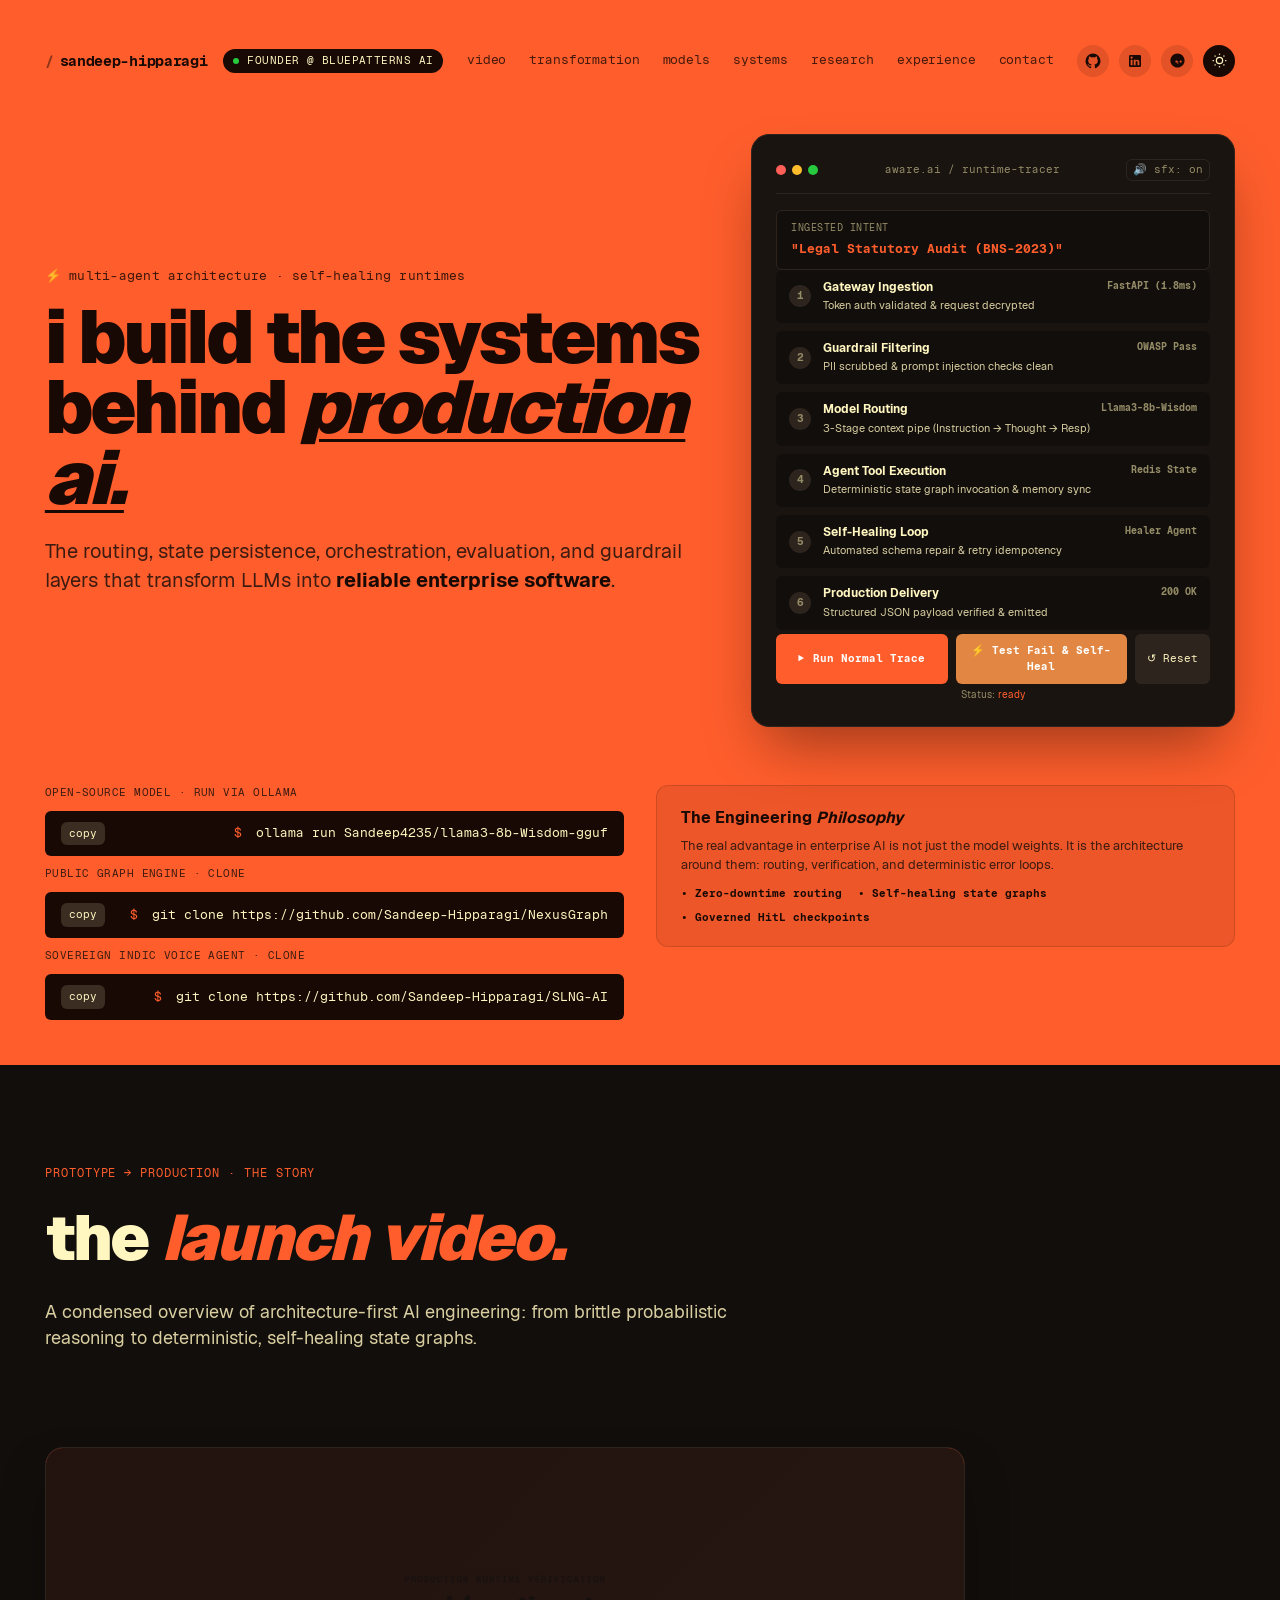
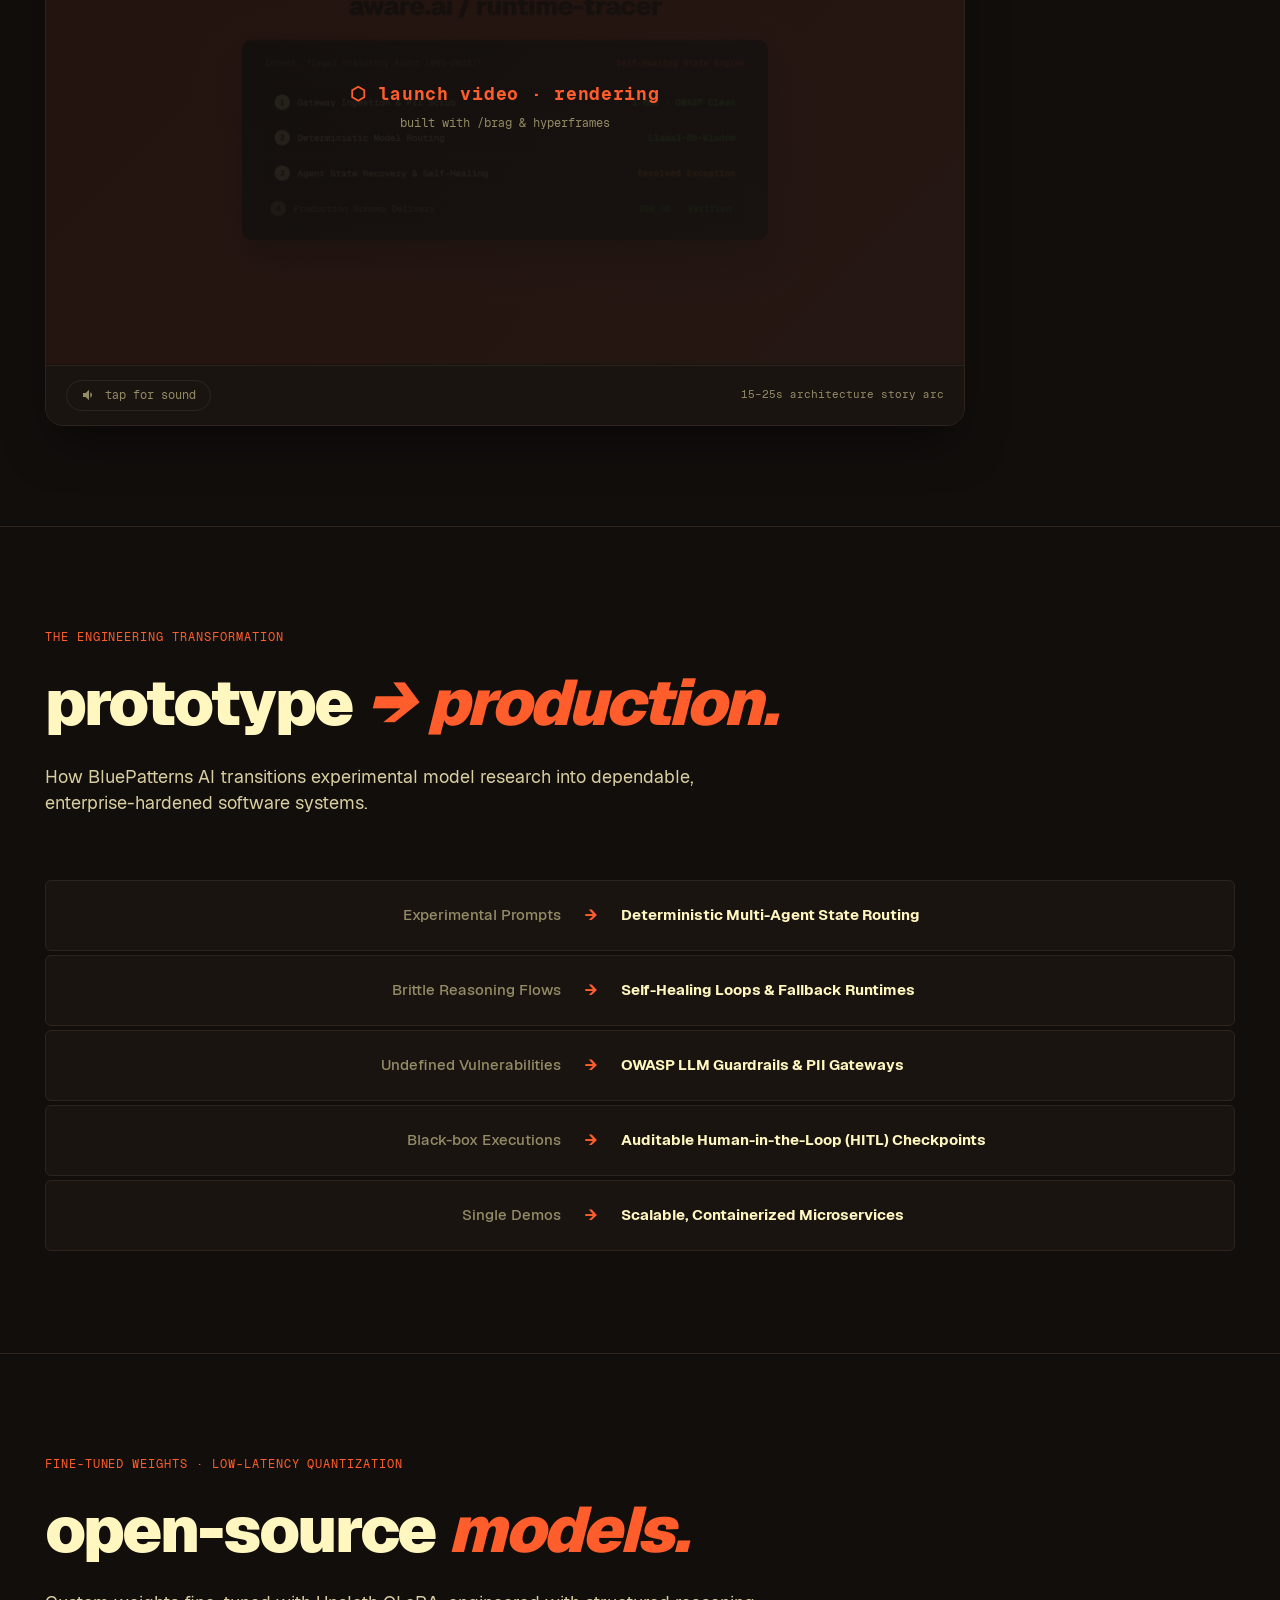
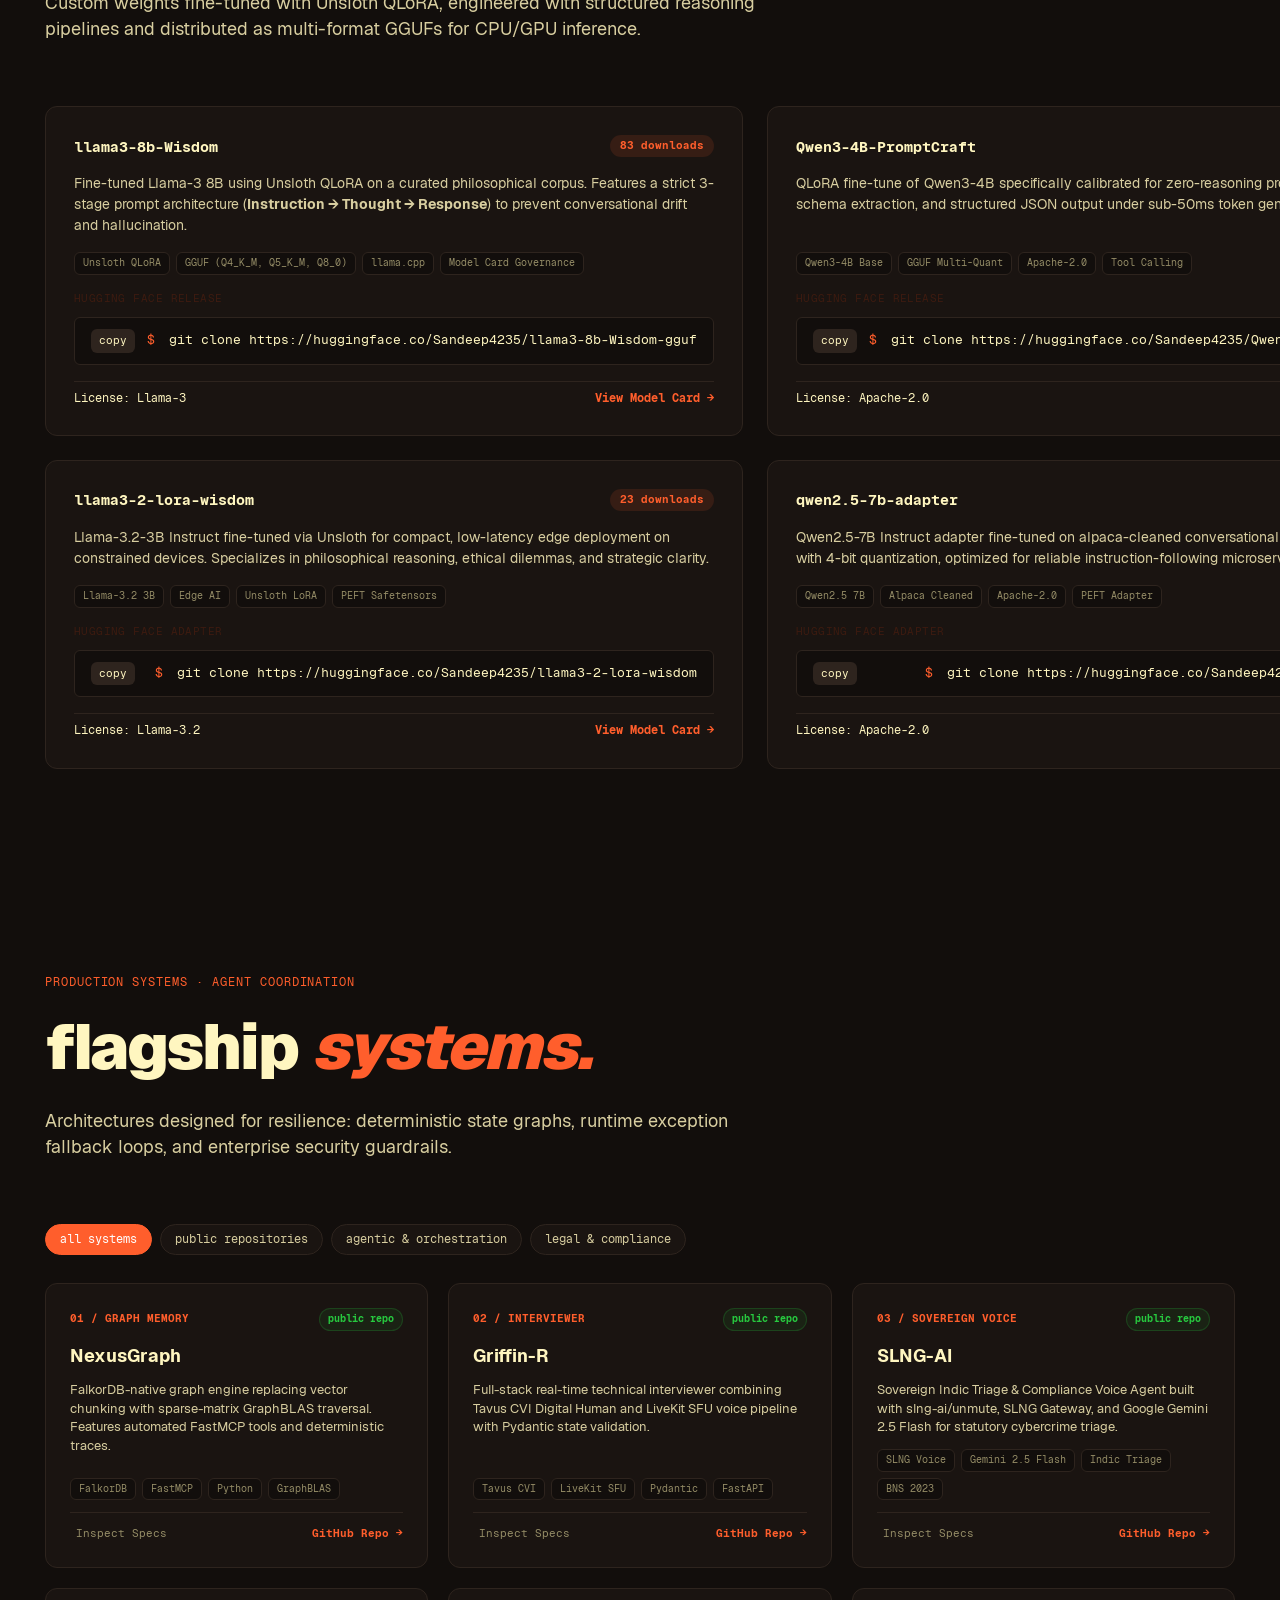
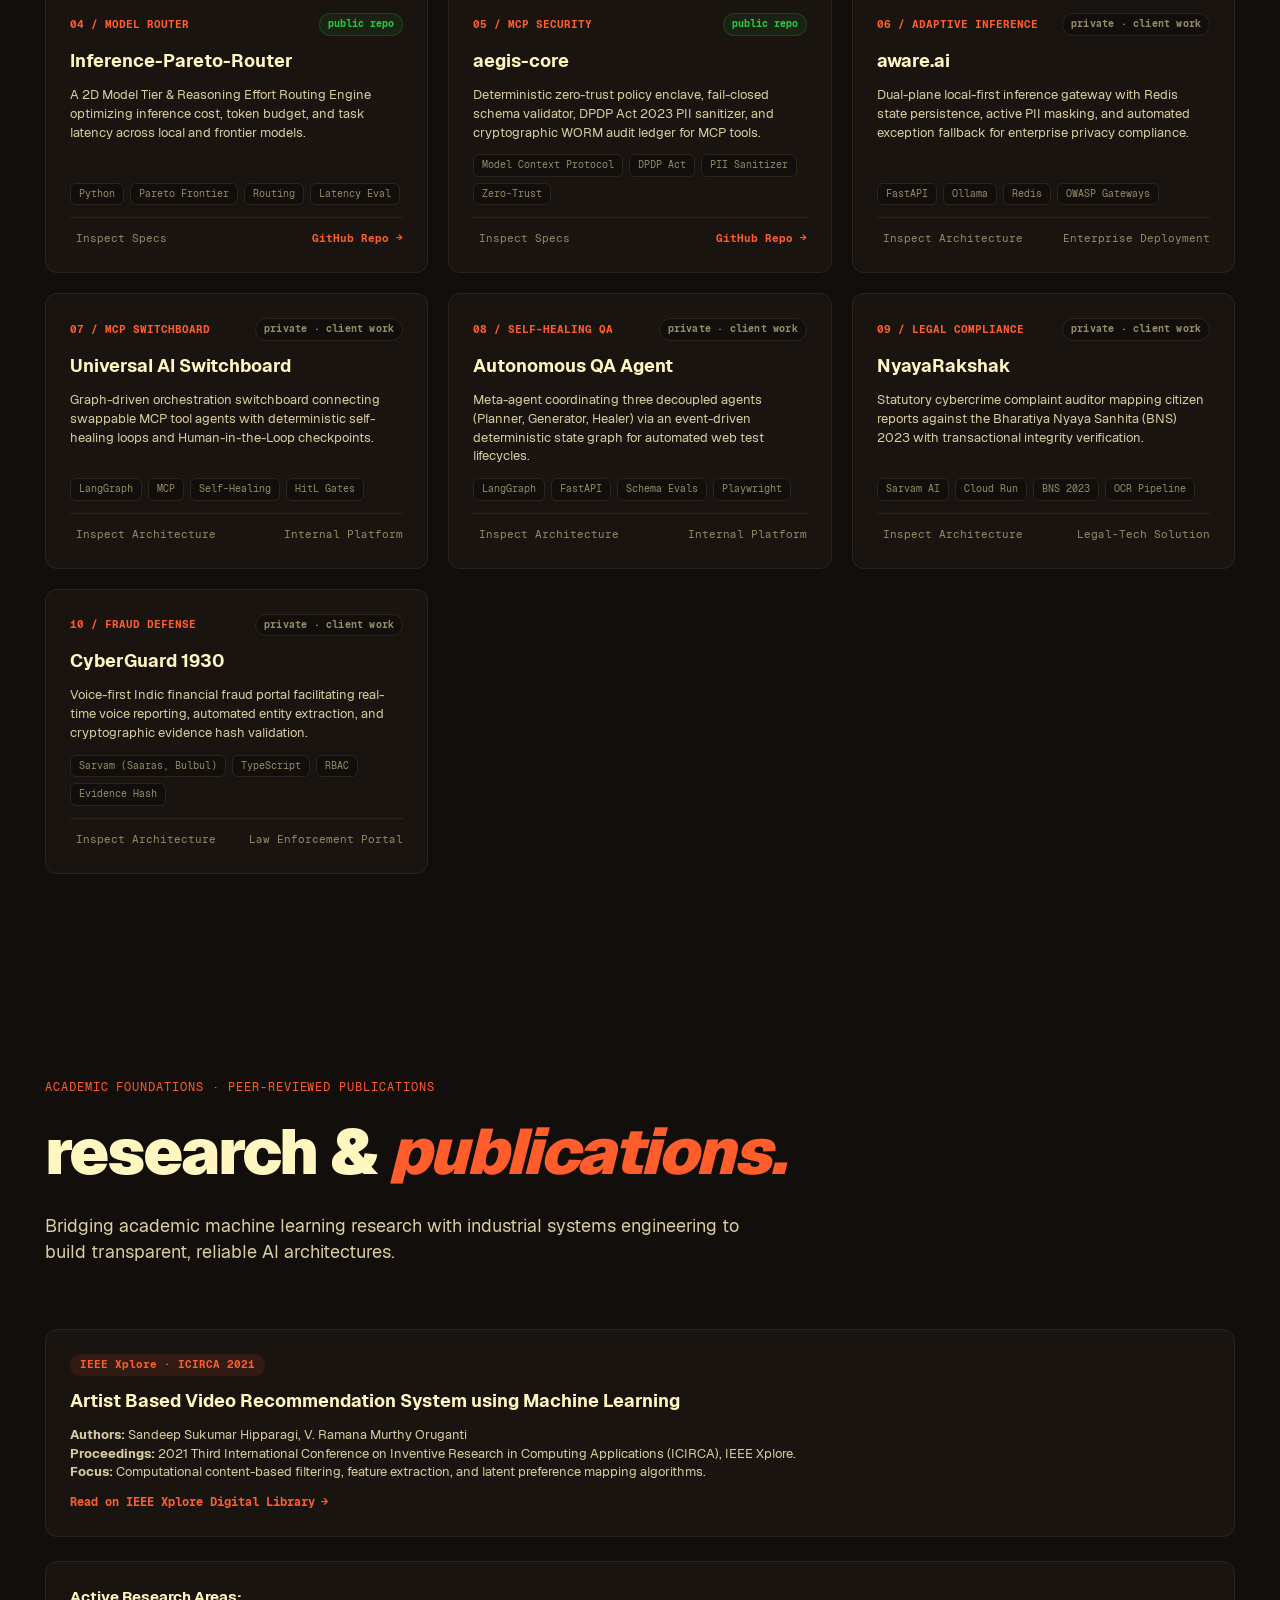
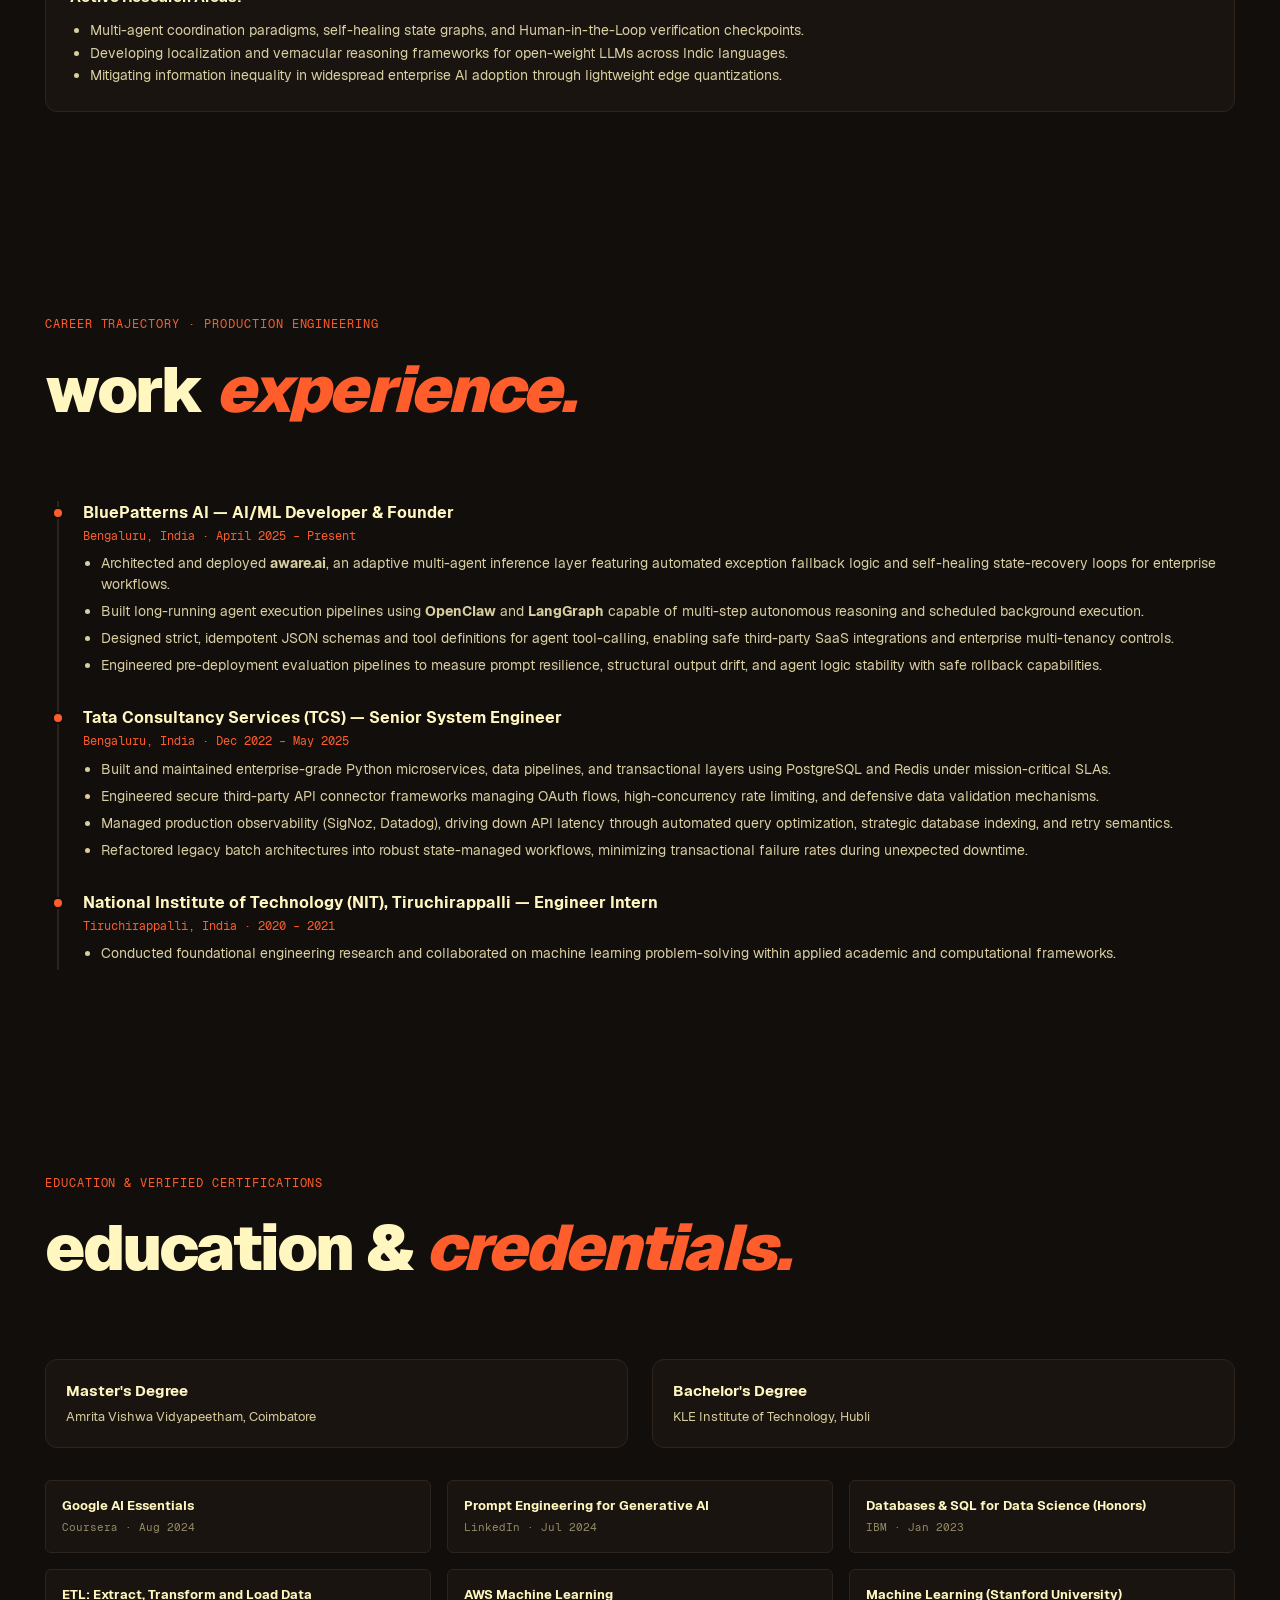
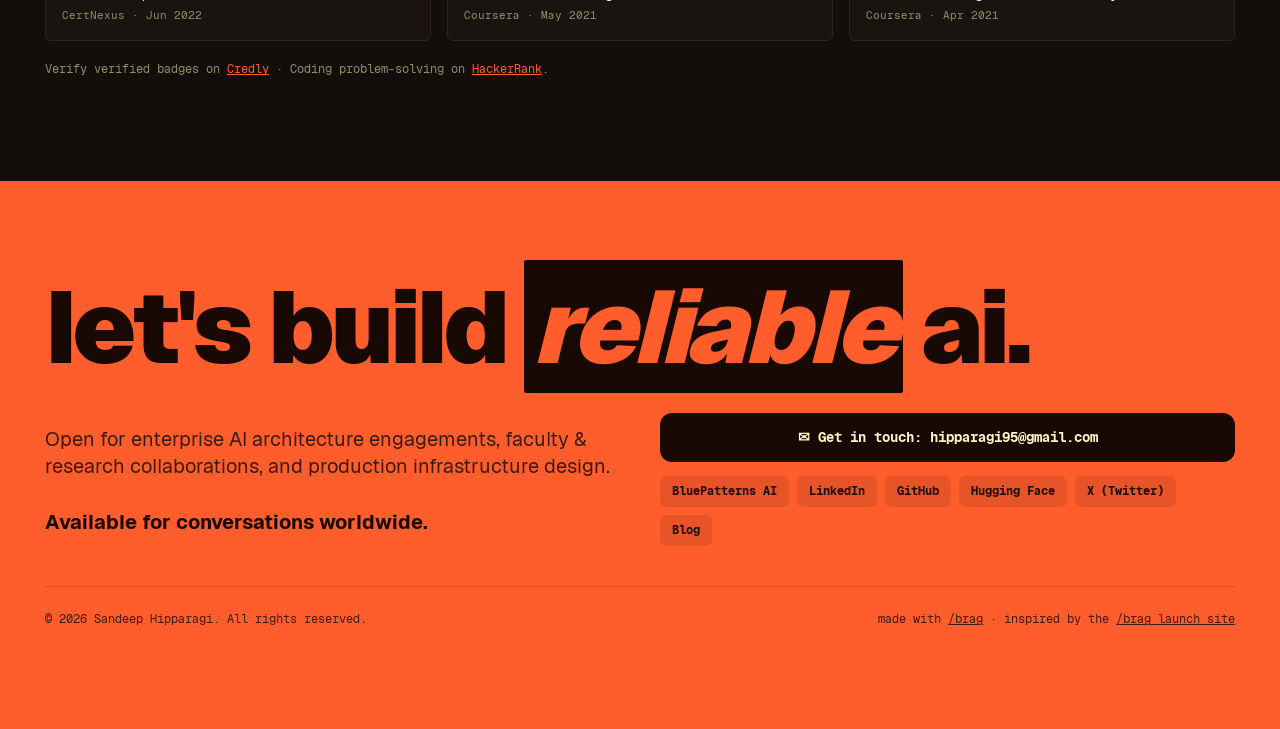
<file: index.html>
<!doctype html>
<html lang="en" class="dark">
<head>
  <meta charset="utf-8" />
  <meta name="viewport" content="width=device-width, initial-scale=1" />
  <title>Sandeep Hipparagi — AI Systems &amp; Research Portfolio</title>
  <meta name="description" content="AI/ML Developer &amp; Researcher. Multi-Agent Systems, Self-Healing Architectures, and Production LLM Infrastructure. Founder of BluePatterns AI." />
  <meta name="theme-color" content="#ff5e2c" />
  
  <!-- Open Graph / Facebook -->
  <meta property="og:type" content="website" />
  <meta property="og:url" content="https://sandeep-hipparagi.github.io/Sandeep-Hipparagi/" />
  <meta property="og:title" content="Sandeep Hipparagi — Production AI Architect &amp; Researcher" />
  <meta property="og:description" content="The real advantage in AI is not just the model. It is the architecture around it." />
  <meta property="og:image" content="assets/video/poster.jpg" />

  <!-- Twitter -->
  <meta name="twitter:card" content="summary_large_image" />
  <meta name="twitter:url" content="https://sandeep-hipparagi.github.io/Sandeep-Hipparagi/" />
  <meta name="twitter:title" content="Sandeep Hipparagi — Production AI Architect &amp; Researcher" />
  <meta name="twitter:description" content="The real advantage in AI is not just the model. It is the architecture around it." />
  <meta name="twitter:image" content="assets/video/poster.jpg" />

  <!-- Self-hosted font declarations with system fallbacks -->
  <style>
    @font-face {
      font-family: "Geist";
      src: url("assets/fonts/Geist-Regular.woff2") format("woff2");
      font-weight: 400;
      font-style: normal;
      font-display: swap;
    }
    @font-face {
      font-family: "Geist";
      src: url("assets/fonts/Geist-Medium.woff2") format("woff2");
      font-weight: 500;
      font-style: normal;
      font-display: swap;
    }
    @font-face {
      font-family: "Geist";
      src: url("assets/fonts/Geist-Bold.woff2") format("woff2");
      font-weight: 700;
      font-style: normal;
      font-display: swap;
    }
    @font-face {
      font-family: "Geist";
      src: url("assets/fonts/Geist-Black.woff2") format("woff2");
      font-weight: 900;
      font-style: normal;
      font-display: swap;
    }
    @font-face {
      font-family: "Geist Mono";
      src: url("assets/fonts/GeistMono-Regular.woff2") format("woff2");
      font-weight: 400;
      font-style: normal;
      font-display: swap;
    }
    @font-face {
      font-family: "Geist Mono";
      src: url("assets/fonts/GeistMono-Bold.woff2") format("woff2");
      font-weight: 700;
      font-style: normal;
      font-display: swap;
    }

    /* CSS / UI Tokens (Modeled on /brag aesthetic: burnt-orange & obsidian) */
    /* MIT License notice: CSS/JS interaction patterns inspired by /brag (github.com/latent-spaces/brag) */
    :root {
      --accent: #ff5e2c;
      --accent-dark: #c8421a;

      /* Hero theme: burnt-orange with dark type (7.4:1 contrast ratio, WCAG AA pass) */
      --hero-bg: #ff5e2c;
      --hero-ink: #190905;
      --hero-ink-soft: #3d1b10;
      --hero-tint: #fff6c0;

      /* Dark theme defaults */
      --dark-bg: #120e0c;
      --dark-bg-elev: #1a1411;
      --dark-bg-hover: #241c18;
      --dark-ink: #fff6c0;
      --dark-ink-soft: #d8cea0;
      --dark-ink-dim: #948c66;
      --dark-rule: #2e241e;
      --dark-accent: #ff5e2c;
      --dark-accent-glow: rgba(255, 94, 44, 0.25);
      --dark-success: #27c93f;

      --radius-sm: 6px;
      --radius-md: 12px;
      --radius-lg: 18px;
      --radius-pill: 9999px;

      --ease-out: cubic-bezier(0.16, 1, 0.3, 1);
      --ease-spring: cubic-bezier(0.34, 1.56, 0.64, 1);

      --max-line: 65ch;
      --max-page: 1440px;
    }

    html.light {
      --dark-bg: #faf7f2;
      --dark-bg-elev: #ffffff;
      --dark-bg-hover: #f2ede4;
      --dark-ink: #1c1512;
      --dark-ink-soft: #4a3c35;
      --dark-ink-dim: #7a6b63;
      --dark-rule: #e5ded4;
      --dark-accent: #d64716;
      --dark-accent-glow: rgba(214, 71, 22, 0.15);
    }

    *, *::before, *::after {
      box-sizing: border-box;
    }

    html, body {
      margin: 0;
      padding: 0;
      scroll-behavior: smooth;
    }

    html {
      color-scheme: light dark;
    }

    body {
      font-family: "Geist", system-ui, -apple-system, BlinkMacSystemFont, "Segoe UI", Roboto, sans-serif;
      font-feature-settings: "ss01", "ss03", "cv11";
      -webkit-font-smoothing: antialiased;
      text-rendering: optimizeLegibility;
      line-height: 1.45;
      background: var(--dark-bg);
      color: var(--dark-ink);
    }

    img, video {
      display: block;
      max-width: 100%;
      height: auto;
    }

    a {
      color: inherit;
      text-decoration: none;
    }

    button {
      font: inherit;
      cursor: pointer;
      border: none;
      background: none;
    }

    /* Accessibility Skip Link */
    .skip-link {
      position: absolute;
      top: -100px;
      left: 16px;
      background: var(--hero-ink);
      color: var(--hero-tint);
      padding: 10px 16px;
      border-radius: var(--radius-sm);
      text-decoration: none;
      font-family: "Geist Mono", monospace;
      font-size: 13px;
      font-weight: 500;
      z-index: 9999;
      transition: top 180ms ease;
    }
    .skip-link:focus {
      top: 16px;
      outline: 2px solid var(--dark-accent);
    }

    /* ============================================================
       HERO SECTION (Burnt-Orange Field)
       ============================================================ */
    .hero {
      min-height: 100svh;
      background: var(--hero-bg);
      color: var(--hero-ink);
      display: grid;
      grid-template-rows: auto 1fr auto;
      padding: clamp(20px, 3.5vw, 48px);
      gap: clamp(36px, 4.5vw, 64px);
      position: relative;
      overflow: hidden;
    }

    .topbar {
      display: flex;
      align-items: center;
      justify-content: space-between;
      gap: 20px;
      font-family: "Geist Mono", monospace;
      font-size: 13px;
      letter-spacing: -0.01em;
      z-index: 10;
      max-width: var(--max-page);
      margin: 0 auto;
      width: 100%;
    }

    .topbar-left {
      display: flex;
      align-items: center;
      gap: 16px;
      flex-wrap: wrap;
    }

    .topbar .mark {
      font-weight: 700;
      font-size: 15px;
      letter-spacing: -0.02em;
      display: inline-flex;
      align-items: center;
      gap: 6px;
    }

    .topbar .mark .slash {
      opacity: 0.5;
    }

    .status-pill {
      display: inline-flex;
      align-items: center;
      gap: 8px;
      background: var(--hero-ink);
      color: var(--hero-tint);
      padding: 4px 10px;
      border-radius: var(--radius-pill);
      font-size: 11px;
      font-weight: 500;
      text-transform: uppercase;
      letter-spacing: 0.04em;
    }

    .status-pill .pulse-dot {
      width: 6px;
      height: 6px;
      border-radius: 50%;
      background: #27c93f;
      animation: pulse-glow 2s infinite ease-in-out;
    }

    @keyframes pulse-glow {
      0%, 100% { opacity: 0.4; transform: scale(1); }
      50% { opacity: 1; transform: scale(1.3); }
    }

    .topbar nav {
      display: flex;
      align-items: center;
      gap: clamp(12px, 1.8vw, 24px);
      flex-wrap: wrap;
    }

    .topbar nav a {
      opacity: 0.8;
      transition: opacity 160ms var(--ease-out);
      font-weight: 500;
    }
    .topbar nav a:hover,
    .topbar nav a:focus-visible {
      opacity: 1;
      text-decoration: underline;
    }

    .topbar-actions {
      display: flex;
      align-items: center;
      gap: 10px;
    }

    .icon-btn {
      display: inline-flex;
      align-items: center;
      justify-content: center;
      width: 32px;
      height: 32px;
      border-radius: 50%;
      background: rgba(25, 9, 5, 0.12);
      color: var(--hero-ink);
      transition: background 160ms var(--ease-out), transform 160ms var(--ease-out);
    }
    .icon-btn:hover {
      background: var(--hero-ink);
      color: var(--hero-tint);
      transform: translateY(-1px);
    }

    .theme-toggle-btn {
      display: inline-flex;
      align-items: center;
      justify-content: center;
      width: 32px;
      height: 32px;
      border-radius: 50%;
      background: var(--hero-ink);
      color: var(--hero-tint);
      cursor: pointer;
      transition: transform 160ms var(--ease-out);
    }
    .theme-toggle-btn:hover {
      transform: scale(1.08);
    }

    .hero-main {
      display: grid;
      grid-template-columns: 1.15fr 0.85fr;
      gap: clamp(32px, 4vw, 64px);
      align-items: center;
      max-width: var(--max-page);
      margin: 0 auto;
      width: 100%;
    }
    @media (max-width: 980px) {
      .hero-main {
        grid-template-columns: 1fr;
      }
    }

    .hero-tagline {
      font-family: "Geist Mono", monospace;
      font-size: 13px;
      text-transform: lowercase;
      letter-spacing: 0.02em;
      opacity: 0.85;
      margin: 0 0 16px 0;
      display: flex;
      align-items: center;
      gap: 8px;
    }

    .hero-headline {
      font-size: clamp(40px, 5.8vw, 84px);
      line-height: 0.95;
      letter-spacing: -0.04em;
      font-weight: 900;
      margin: 0 0 24px 0;
      text-transform: lowercase;
    }
    .hero-headline .emph {
      font-style: italic;
      text-decoration: underline;
      text-decoration-thickness: 3px;
      text-underline-offset: 6px;
    }

    .hero-sub {
      font-size: clamp(17px, 1.6vw, 21px);
      line-height: 1.4;
      max-width: 52ch;
      color: var(--hero-ink-soft);
      margin: 0;
    }
    .hero-sub strong {
      color: var(--hero-ink);
    }

    /* Simulator Tracer Card */
    .hero-sim-card {
      background: var(--dark-bg-elev);
      color: var(--dark-ink);
      border: 1px solid var(--dark-rule);
      border-radius: var(--radius-lg);
      padding: 24px;
      box-shadow: 0 30px 60px -15px rgba(0, 0, 0, 0.4);
      display: flex;
      flex-direction: column;
      gap: 16px;
    }

    .sim-header {
      display: flex;
      align-items: center;
      justify-content: space-between;
      border-bottom: 1px solid var(--dark-rule);
      padding-bottom: 12px;
    }
    .sim-dots {
      display: flex;
      gap: 6px;
    }
    .sim-dot {
      width: 10px;
      height: 10px;
      border-radius: 50%;
    }
    .sim-dot.red { background: #ff5f56; }
    .sim-dot.yellow { background: #ffbd2e; }
    .sim-dot.green { background: #27c93f; }

    .sim-title {
      font-family: "Geist Mono", monospace;
      font-size: 11px;
      color: var(--dark-ink-dim);
      text-transform: lowercase;
    }

    .sim-audio-btn {
      font-family: "Geist Mono", monospace;
      font-size: 11px;
      color: var(--dark-ink-dim);
      cursor: pointer;
      padding: 2px 6px;
      border-radius: var(--radius-sm);
      border: 1px solid var(--dark-rule);
    }

    .sim-query-box {
      background: var(--dark-bg);
      border: 1px solid var(--dark-rule);
      border-radius: var(--radius-sm);
      padding: 10px 14px;
      display: flex;
      flex-direction: column;
      gap: 4px;
    }
    .sim-query-label {
      font-family: "Geist Mono", monospace;
      font-size: 10px;
      color: var(--dark-ink-dim);
      text-transform: uppercase;
      letter-spacing: 0.05em;
    }
    .sim-query-text {
      font-size: 13px;
      font-family: "Geist Mono", monospace;
      color: var(--dark-accent);
      font-weight: 600;
    }

    .sim-graph {
      display: flex;
      flex-direction: column;
      gap: 8px;
    }

    .sim-step {
      display: flex;
      align-items: center;
      gap: 12px;
      padding: 8px 12px;
      background: var(--dark-bg);
      border-radius: var(--radius-sm);
      border: 1px solid transparent;
      transition: all 200ms ease;
    }
    .sim-step[data-state="active"] {
      border-color: var(--dark-accent);
      background: var(--dark-bg-hover);
    }
    .sim-step[data-state="success"] {
      border-color: var(--dark-success);
    }
    .sim-step[data-state="repair"] {
      border-color: #ff9800;
      background: rgba(255, 152, 0, 0.08);
    }

    .step-indicator {
      width: 22px;
      height: 22px;
      border-radius: 50%;
      background: var(--dark-rule);
      color: var(--dark-ink-dim);
      display: flex;
      align-items: center;
      justify-content: center;
      font-family: "Geist Mono", monospace;
      font-size: 11px;
      font-weight: 700;
      flex-shrink: 0;
    }
    .sim-step[data-state="active"] .step-indicator {
      background: var(--dark-accent);
      color: #fff;
    }
    .sim-step[data-state="success"] .step-indicator {
      background: var(--dark-success);
      color: #fff;
    }
    .sim-step[data-state="repair"] .step-indicator {
      background: #ff9800;
      color: #000;
    }

    .step-details {
      display: flex;
      flex-direction: column;
      gap: 2px;
      flex: 1;
    }
    .step-name {
      display: flex;
      justify-content: space-between;
      font-size: 12px;
      font-weight: 600;
    }
    .step-metric {
      font-family: "Geist Mono", monospace;
      font-size: 10px;
      color: var(--dark-ink-dim);
    }
    .step-desc {
      font-size: 11px;
      color: var(--dark-ink-soft);
    }

    .sim-controls {
      display: flex;
      gap: 8px;
      margin-top: 4px;
      flex-wrap: wrap;
    }
    .sim-trigger-btn {
      flex: 1;
      padding: 9px 12px;
      background: var(--dark-accent);
      color: #fff;
      font-family: "Geist Mono", monospace;
      font-size: 11px;
      font-weight: 700;
      border-radius: var(--radius-sm);
      transition: opacity 160ms ease;
    }
    .sim-trigger-btn:hover { opacity: 0.9; }
    .sim-reset-btn {
      padding: 9px 12px;
      background: var(--dark-rule);
      color: var(--dark-ink);
      font-family: "Geist Mono", monospace;
      font-size: 11px;
      border-radius: var(--radius-sm);
    }

    /* Hero Foot */
    .hero-foot {
      display: grid;
      grid-template-columns: 1fr 1fr;
      gap: 32px;
      max-width: var(--max-page);
      margin: 0 auto;
      width: 100%;
      align-items: start;
    }
    @media (max-width: 840px) {
      .hero-foot {
        grid-template-columns: 1fr;
      }
    }

    .install-stack {
      display: flex;
      flex-direction: column;
      gap: 10px;
    }
    .install-label {
      font-family: "Geist Mono", monospace;
      font-size: 11px;
      color: var(--hero-ink-soft);
      text-transform: uppercase;
      letter-spacing: 0.04em;
    }

    .install {
      background: var(--hero-ink);
      color: var(--hero-tint);
      padding: 11px 16px;
      border-radius: var(--radius-sm);
      font-family: "Geist Mono", monospace;
      font-size: 13px;
      display: flex;
      align-items: center;
      justify-content: space-between;
      gap: 12px;
      margin: 0;
      position: relative;
    }
    .install code {
      font-family: inherit;
      color: inherit;
      overflow-x: auto;
      white-space: nowrap;
    }
    .install .prompt {
      color: var(--hero-bg);
      margin-right: 6px;
    }
    .copy-wrap .copy {
      background: rgba(255, 246, 192, 0.15);
      color: var(--hero-tint);
      font-family: "Geist Mono", monospace;
      font-size: 11px;
      padding: 4px 8px;
      border-radius: var(--radius-sm);
      transition: background 160ms ease;
    }
    .copy-wrap .copy:hover {
      background: rgba(255, 246, 192, 0.3);
    }
    .copy-wrap .copy[data-state="copied"] {
      background: var(--dark-success);
      color: #fff;
    }

    .hlb-card {
      background: rgba(25, 9, 5, 0.08);
      border: 1px solid rgba(25, 9, 5, 0.15);
      border-radius: var(--radius-md);
      padding: 20px 24px;
    }
    .hlb-title {
      font-size: 16px;
      font-weight: 700;
      margin: 0 0 8px 0;
    }
    .hlb-title em {
      font-style: italic;
    }
    .hlb-copy {
      font-size: 13px;
      color: var(--hero-ink-soft);
      line-height: 1.45;
      margin: 0 0 12px 0;
    }
    .hlb-facts {
      list-style: none;
      padding: 0;
      margin: 0;
      display: flex;
      flex-wrap: wrap;
      gap: 8px 16px;
      font-family: "Geist Mono", monospace;
      font-size: 11px;
      font-weight: 600;
    }
    .hlb-facts li::before {
      content: "• ";
      color: var(--hero-ink);
    }

    /* ============================================================
       VIDEO SECTION (#launch-video)
       ============================================================ */
    .video-section {
      background: var(--dark-bg);
      padding: clamp(60px, 8vw, 100px) clamp(20px, 3.5vw, 48px);
      border-bottom: 1px solid var(--dark-rule);
    }
    .video-inner {
      max-width: var(--max-page);
      margin: 0 auto;
      display: flex;
      flex-direction: column;
      gap: 32px;
    }
    .video-card {
      background: var(--dark-bg-elev);
      border: 1px solid var(--dark-rule);
      border-radius: var(--radius-lg);
      overflow: hidden;
      max-width: 920px;
      box-shadow: 0 24px 48px -12px rgba(0,0,0,0.5);
    }
    .video-frame {
      position: relative;
      aspect-ratio: 16/9;
      background: #0a0806;
      display: flex;
      align-items: center;
      justify-content: center;
      overflow: hidden;
    }
    .video-frame video {
      width: 100%;
      height: 100%;
      object-fit: cover;
    }
    .video-coming-soon {
      position: absolute;
      inset: 0;
      display: flex;
      flex-direction: column;
      align-items: center;
      justify-content: center;
      gap: 8px;
      background: linear-gradient(135deg, rgba(18, 14, 12, 0.92) 0%, rgba(26, 20, 17, 0.95) 100%);
      pointer-events: none;
    }
    .coming-soon-label {
      font-family: "Geist Mono", monospace;
      font-size: clamp(14px, 2vw, 18px);
      color: var(--dark-accent);
      letter-spacing: 0.04em;
      font-weight: 700;
    }
    .coming-soon-sub {
      font-family: "Geist Mono", monospace;
      font-size: 12px;
      color: var(--dark-ink-dim);
    }
    .video-controls {
      padding: 14px 20px;
      display: flex;
      align-items: center;
      justify-content: space-between;
      gap: 12px;
      background: var(--dark-bg-elev);
      border-top: 1px solid var(--dark-rule);
    }
    .vid-sound-btn {
      display: inline-flex;
      align-items: center;
      gap: 8px;
      font-family: "Geist Mono", monospace;
      font-size: 12px;
      color: var(--dark-ink-dim);
      background: none;
      border: 1px solid var(--dark-rule);
      border-radius: var(--radius-pill);
      padding: 6px 14px;
      cursor: pointer;
      transition: all 160ms ease;
    }
    .vid-sound-btn:hover, .vid-sound-btn:focus-visible {
      color: var(--dark-accent);
      border-color: var(--dark-accent);
    }
    .vid-sound-btn[aria-pressed="true"] {
      color: var(--dark-accent);
      border-color: var(--dark-accent);
      background: rgba(255, 94, 44, 0.1);
    }
    .video-caption {
      font-family: "Geist Mono", monospace;
      font-size: 11px;
      color: var(--dark-ink-dim);
    }
    @media (prefers-reduced-motion: reduce) {
      #launch-vid { display: none; }
      .video-coming-soon { position: static; background: none; }
    }

    /* ============================================================
       SECTION COMMON STYLES
       ============================================================ */
    .section {
      padding: clamp(60px, 8vw, 120px) clamp(20px, 3.5vw, 48px);
      max-width: var(--max-page);
      margin: 0 auto;
      width: 100%;
    }
    .section-head {
      margin-bottom: clamp(36px, 5vw, 64px);
    }
    .section-eyebrow {
      font-family: "Geist Mono", monospace;
      font-size: 12px;
      color: var(--dark-accent);
      text-transform: uppercase;
      letter-spacing: 0.08em;
      margin: 0 0 10px 0;
    }
    .section-title {
      font-size: clamp(32px, 5vw, 68px);
      letter-spacing: -0.03em;
      font-weight: 900;
      margin: 0 0 14px 0;
      text-transform: lowercase;
    }
    .section-title em {
      font-style: italic;
      color: var(--dark-accent);
    }
    .section-desc {
      font-size: clamp(16px, 1.4vw, 19px);
      color: var(--dark-ink-soft);
      max-width: 60ch;
      margin: 0;
      line-height: 1.45;
    }

    /* ============================================================
       PROTOTYPE -> PRODUCTION VISUAL SECTION
       ============================================================ */
    .p2p-section {
      border-bottom: 1px solid var(--dark-rule);
    }
    .p2p-grid {
      margin: 0;
      padding: 0;
      display: flex;
      flex-direction: column;
      gap: 4px;
    }
    .p2p-row {
      display: grid;
      grid-template-columns: 1fr auto 1.2fr;
      align-items: center;
      gap: 24px;
      padding: 20px 28px;
      background: var(--dark-bg-elev);
      border-radius: var(--radius-sm);
      border: 1px solid var(--dark-rule);
      transition: border-color 200ms ease, background 200ms ease;
    }
    .p2p-row:hover {
      border-color: var(--dark-accent);
      background: var(--dark-bg-hover);
    }
    .p2p-from {
      font-size: 15px;
      color: var(--dark-ink-dim);
      font-weight: 500;
      text-align: right;
    }
    .p2p-arrow {
      color: var(--dark-accent);
      font-size: 20px;
      font-weight: 900;
      text-align: center;
      flex-shrink: 0;
      font-family: "Geist Mono", monospace;
    }
    .p2p-to {
      font-size: 15px;
      color: var(--dark-ink);
      font-weight: 600;
      margin: 0;
    }
    @media (max-width: 720px) {
      .p2p-row {
        grid-template-columns: 1fr;
        gap: 6px;
        text-align: left;
        padding: 16px 20px;
      }
      .p2p-from { text-align: left; }
      .p2p-arrow { text-align: left; transform: rotate(90deg); width: 20px; }
    }

    /* ============================================================
       MODELS SECTION
       ============================================================ */
    .spotlight-grid {
      display: grid;
      grid-template-columns: repeat(2, 1fr);
      gap: 24px;
    }
    @media (max-width: 860px) {
      .spotlight-grid {
        grid-template-columns: 1fr;
      }
    }

    .spotlight-card {
      background: var(--dark-bg-elev);
      border: 1px solid var(--dark-rule);
      border-radius: var(--radius-md);
      padding: 28px;
      display: flex;
      flex-direction: column;
      gap: 16px;
      transition: border-color 200ms ease;
    }
    .spotlight-card:hover {
      border-color: var(--dark-accent);
    }
    .card-top {
      display: flex;
      align-items: center;
      justify-content: space-between;
      gap: 12px;
      flex-wrap: wrap;
    }
    .card-cmd {
      font-family: "Geist Mono", monospace;
      font-size: 15px;
      font-weight: 700;
      color: var(--dark-ink);
    }
    .card-badge {
      font-family: "Geist Mono", monospace;
      font-size: 11px;
      background: rgba(255, 94, 44, 0.12);
      color: var(--dark-accent);
      padding: 3px 10px;
      border-radius: var(--radius-pill);
      font-weight: 600;
    }
    .card-summary {
      font-size: 14px;
      color: var(--dark-ink-soft);
      line-height: 1.5;
      margin: 0;
      flex-grow: 1;
    }
    .tech-pills {
      display: flex;
      flex-wrap: wrap;
      gap: 6px;
    }
    .tech-pill {
      font-family: "Geist Mono", monospace;
      font-size: 10px;
      background: var(--dark-bg);
      border: 1px solid var(--dark-rule);
      color: var(--dark-ink-dim);
      padding: 3px 8px;
      border-radius: var(--radius-sm);
    }
    .card-install .install {
      background: var(--dark-bg);
      border: 1px solid var(--dark-rule);
      color: var(--dark-ink);
    }
    .card-install .install .prompt {
      color: var(--dark-accent);
    }
    .card-install .copy-wrap .copy {
      background: var(--dark-rule);
      color: var(--dark-ink);
    }
    .card-link-bar {
      display: flex;
      align-items: center;
      justify-content: space-between;
      padding-top: 8px;
      border-top: 1px solid var(--dark-rule);
      font-family: "Geist Mono", monospace;
      font-size: 12px;
    }
    .card-link-bar a {
      color: var(--dark-accent);
      font-weight: 600;
    }
    .card-link-bar a:hover {
      text-decoration: underline;
    }

    /* ============================================================
       FLAGSHIP SYSTEMS GALLERY
       ============================================================ */
    .filter-bar {
      display: flex;
      gap: 8px;
      margin-bottom: 28px;
      flex-wrap: wrap;
    }
    .filter-btn {
      font-family: "Geist Mono", monospace;
      font-size: 12px;
      padding: 6px 14px;
      border-radius: var(--radius-pill);
      background: var(--dark-bg-elev);
      border: 1px solid var(--dark-rule);
      color: var(--dark-ink-soft);
      cursor: pointer;
      transition: all 160ms ease;
    }
    .filter-btn:hover {
      color: var(--dark-ink);
      border-color: var(--dark-accent);
    }
    .filter-btn[data-active="true"] {
      background: var(--dark-accent);
      color: #fff;
      border-color: var(--dark-accent);
    }

    .gallery-grid {
      display: grid;
      grid-template-columns: repeat(3, 1fr);
      gap: 20px;
    }
    @media (max-width: 1040px) {
      .gallery-grid {
        grid-template-columns: repeat(2, 1fr);
      }
    }
    @media (max-width: 680px) {
      .gallery-grid {
        grid-template-columns: 1fr;
      }
    }

    .gallery-card {
      background: var(--dark-bg-elev);
      border: 1px solid var(--dark-rule);
      border-radius: var(--radius-md);
      padding: 24px;
      display: flex;
      flex-direction: column;
      gap: 12px;
      transition: border-color 200ms ease, transform 200ms ease;
    }
    .gallery-card:hover {
      border-color: var(--dark-accent);
      transform: translateY(-2px);
    }
    .gallery-card-top {
      display: flex;
      align-items: center;
      justify-content: space-between;
      gap: 8px;
    }
    .gallery-num {
      font-family: "Geist Mono", monospace;
      font-size: 11px;
      color: var(--dark-accent);
      font-weight: 700;
    }
    .private-badge {
      display: inline-flex;
      align-items: center;
      gap: 6px;
      font-family: "Geist Mono", monospace;
      font-size: 10px;
      font-weight: 600;
      color: var(--dark-ink-dim);
      background: var(--dark-bg);
      border: 1px solid var(--dark-rule);
      border-radius: var(--radius-pill);
      padding: 3px 8px;
      letter-spacing: 0.02em;
    }
    .public-badge {
      display: inline-flex;
      align-items: center;
      gap: 6px;
      font-family: "Geist Mono", monospace;
      font-size: 10px;
      font-weight: 600;
      color: var(--dark-success);
      background: rgba(39, 201, 63, 0.08);
      border: 1px solid rgba(39, 201, 63, 0.2);
      border-radius: var(--radius-pill);
      padding: 3px 8px;
    }
    .gallery-card-title {
      font-size: 18px;
      font-weight: 700;
      margin: 0;
      color: var(--dark-ink);
    }
    .gallery-card-desc {
      font-size: 13px;
      color: var(--dark-ink-soft);
      line-height: 1.45;
      margin: 0;
      flex-grow: 1;
    }
    .gallery-card-foot {
      display: flex;
      align-items: center;
      justify-content: space-between;
      gap: 12px;
      padding-top: 12px;
      border-top: 1px solid var(--dark-rule);
      font-family: "Geist Mono", monospace;
      font-size: 11px;
    }
    .gallery-card-foot a {
      color: var(--dark-accent);
      font-weight: 600;
    }
    .inspect-btn {
      color: var(--dark-ink-dim);
      cursor: pointer;
      font-size: 11px;
    }
    .inspect-btn:hover {
      color: var(--dark-ink);
      text-decoration: underline;
    }

    /* ============================================================
       RESEARCH & EXPERIENCE
       ============================================================ */
    .timeline {
      display: flex;
      flex-direction: column;
      gap: 24px;
      border-left: 2px solid var(--dark-rule);
      padding-left: 24px;
      margin-left: 12px;
    }
    .timeline-item {
      position: relative;
    }
    .timeline-item::before {
      content: "";
      position: absolute;
      left: -31px;
      top: 6px;
      width: 12px;
      height: 12px;
      border-radius: 50%;
      background: var(--dark-accent);
      border: 2px solid var(--dark-bg);
    }
    .timeline-title {
      font-size: 16px;
      font-weight: 700;
      color: var(--dark-ink);
      margin: 0 0 4px 0;
    }
    .timeline-meta {
      font-family: "Geist Mono", monospace;
      font-size: 12px;
      color: var(--dark-accent);
      margin-bottom: 8px;
    }
    .timeline-bullets {
      margin: 0;
      padding-left: 18px;
      font-size: 14px;
      color: var(--dark-ink-soft);
      line-height: 1.5;
    }
    .timeline-bullets li {
      margin-bottom: 6px;
    }

    .research-card {
      background: var(--dark-bg-elev);
      border: 1px solid var(--dark-rule);
      border-radius: var(--radius-md);
      padding: 24px;
      display: flex;
      flex-direction: column;
      gap: 12px;
      margin-bottom: 24px;
    }
    .research-badge {
      align-self: flex-start;
      font-family: "Geist Mono", monospace;
      font-size: 11px;
      color: var(--dark-accent);
      background: rgba(255, 94, 44, 0.1);
      padding: 3px 10px;
      border-radius: var(--radius-pill);
      font-weight: 700;
    }
    .research-title {
      font-size: 18px;
      font-weight: 700;
      margin: 0;
      color: var(--dark-ink);
    }
    .research-citation {
      font-size: 13px;
      color: var(--dark-ink-soft);
      line-height: 1.45;
      margin: 0;
    }
    .research-doi-link {
      font-family: "Geist Mono", monospace;
      font-size: 12px;
      color: var(--dark-accent);
      font-weight: 600;
      display: inline-flex;
      align-items: center;
      gap: 6px;
    }
    .research-doi-link:hover {
      text-decoration: underline;
    }

    /* Certifications Grid */
    .certs-grid {
      display: grid;
      grid-template-columns: repeat(3, 1fr);
      gap: 16px;
    }
    @media (max-width: 900px) {
      .certs-grid { grid-template-columns: repeat(2, 1fr); }
    }
    @media (max-width: 560px) {
      .certs-grid { grid-template-columns: 1fr; }
    }
    .cert-card {
      background: var(--dark-bg-elev);
      border: 1px solid var(--dark-rule);
      border-radius: var(--radius-sm);
      padding: 16px;
      display: flex;
      flex-direction: column;
      gap: 4px;
    }
    .cert-name {
      font-size: 13px;
      font-weight: 700;
      color: var(--dark-ink);
    }
    .cert-issuer {
      font-family: "Geist Mono", monospace;
      font-size: 11px;
      color: var(--dark-ink-dim);
    }

    /* ============================================================
       OUTRO & FOOTER (Burnt-Orange Field)
       ============================================================ */
    .outro {
      background: var(--hero-bg);
      color: var(--hero-ink);
      padding: clamp(60px, 8vw, 100px) clamp(20px, 3.5vw, 48px);
    }
    .outro-inner {
      max-width: var(--max-page);
      margin: 0 auto;
      display: flex;
      flex-direction: column;
      gap: 40px;
    }
    .outro-headline {
      font-size: clamp(48px, 8vw, 110px);
      line-height: 0.9;
      letter-spacing: -0.04em;
      font-weight: 900;
      margin: 0;
      text-transform: lowercase;
    }
    .outro-headline em {
      font-style: italic;
      background: var(--hero-ink);
      color: var(--hero-bg);
      padding: 0 0.08em;
      border-radius: 2px;
    }
    .outro-grid {
      display: grid;
      grid-template-columns: 1fr 1fr;
      gap: 40px;
      align-items: center;
    }
    @media (max-width: 800px) {
      .outro-grid {
        grid-template-columns: 1fr;
      }
    }
    .outro-copy {
      font-size: clamp(17px, 1.6vw, 22px);
      line-height: 1.35;
      color: var(--hero-ink-soft);
      margin: 0;
    }
    .outro-copy strong {
      color: var(--hero-ink);
    }
    .outro-actions {
      display: flex;
      flex-direction: column;
      gap: 14px;
    }
    .btn-primary {
      background: var(--hero-ink);
      color: var(--hero-tint);
      font-family: "Geist Mono", monospace;
      font-size: 14px;
      font-weight: 700;
      padding: 14px 24px;
      border-radius: var(--radius-md);
      display: inline-flex;
      align-items: center;
      justify-content: center;
      gap: 10px;
      transition: transform 160ms ease, background 160ms ease;
    }
    .btn-primary:hover {
      transform: translateY(-2px);
      background: #000;
    }
    .social-links {
      display: flex;
      flex-wrap: wrap;
      gap: 8px;
      font-family: "Geist Mono", monospace;
      font-size: 12px;
    }
    .social-links a {
      padding: 7px 12px;
      background: rgba(25, 9, 5, 0.1);
      border-radius: var(--radius-sm);
      font-weight: 600;
      transition: background 160ms ease;
    }
    .social-links a:hover {
      background: var(--hero-ink);
      color: var(--hero-tint);
    }
    .colophon {
      display: flex;
      justify-content: space-between;
      align-items: center;
      font-family: "Geist Mono", monospace;
      font-size: 12px;
      color: var(--hero-ink-soft);
      border-top: 1px solid rgba(25, 9, 5, 0.18);
      padding-top: 24px;
      flex-wrap: wrap;
      gap: 12px;
    }
    .colophon a {
      text-decoration: underline;
    }

    /* Modal Dialog */
    dialog.system-modal {
      background: var(--dark-bg-elev);
      color: var(--dark-ink);
      border: 1px solid var(--dark-rule);
      border-radius: var(--radius-lg);
      padding: 28px;
      max-width: 600px;
      width: 90%;
      box-shadow: 0 40px 100px -20px rgba(0,0,0,0.8);
    }
    dialog.system-modal::backdrop {
      background: rgba(0, 0, 0, 0.75);
      backdrop-filter: blur(6px);
    }
    dialog.system-modal form {
      display: flex;
      justify-content: flex-end;
      margin-top: 20px;
    }
    .modal-close-btn {
      font-family: "Geist Mono", monospace;
      font-size: 12px;
      padding: 8px 16px;
      background: var(--dark-accent);
      color: #fff;
      border-radius: var(--radius-sm);
    }
  </style>
</head>
<body>
  <a class="skip-link" href="#main">skip to content</a>

  <!-- ============================================================
       HERO SECTION
       ============================================================ -->
  <header class="hero">
    <div class="topbar">
      <div class="topbar-left">
        <span class="mark"><span class="slash">/</span>sandeep-hipparagi</span>
        <span class="status-pill"><span class="pulse-dot"></span> Founder @ BluePatterns AI</span>
      </div>
      <nav aria-label="primary">
        <a href="#launch-video">video</a>
        <a href="#proto-to-prod">transformation</a>
        <a href="#models">models</a>
        <a href="#systems">systems</a>
        <a href="#research">research</a>
        <a href="#experience">experience</a>
        <a href="#contact">contact</a>
      </nav>
      <div class="topbar-actions">
        <a class="icon-btn" href="https://github.com/Sandeep-Hipparagi" target="_blank" rel="noopener" aria-label="GitHub Profile" title="GitHub">
          <svg width="18" height="18" viewBox="0 0 24 24" fill="currentColor"><path d="M12 2A10 10 0 0 0 2 12c0 4.42 2.87 8.17 6.84 9.5.5.08.66-.23.66-.5v-1.69c-2.77.6-3.36-1.34-3.36-1.34-.46-1.16-1.11-1.47-1.11-1.47-.91-.62.07-.6.07-.6 1 .07 1.53 1.03 1.53 1.03.87 1.52 2.34 1.07 2.91.83.09-.65.35-1.09.63-1.34-2.22-.25-4.55-1.11-4.55-4.92 0-1.11.38-2 1.03-2.71-.1-.25-.45-1.29.1-2.64 0 0 .84-.27 2.75 1.02.79-.22 1.65-.33 2.5-.33.85 0 1.71.11 2.5.33 1.91-1.29 2.75-1.02 2.75-1.02.55 1.35.2 2.39.1 2.64.65.71 1.03 1.6 1.03 2.71 0 3.82-2.34 4.66-4.57 4.91.36.31.69.92.69 1.85V21c0 .27.16.59.67.5C19.14 20.16 22 16.42 22 12A10 10 0 0 0 12 2z"/></svg>
        </a>
        <a class="icon-btn" href="https://linkedin.com/in/sandeep-hipparagi/" target="_blank" rel="noopener" aria-label="LinkedIn Profile" title="LinkedIn">
          <svg width="16" height="16" viewBox="0 0 24 24" fill="currentColor"><path d="M19 3a2 2 0 0 1 2 2v14a2 2 0 0 1-2 2H5a2 2 0 0 1-2-2V5a2 2 0 0 1 2-2h14m-.5 15.5v-5.3a3.26 3.26 0 0 0-3.26-3.26c-.85 0-1.84.52-2.28 1.3v-1.11h-2.79v8.37h2.79v-4.93c0-.77.62-1.4 1.39-1.4a1.4 1.4 0 0 1 1.4 1.4v4.93h2.75M6.88 8.56a1.68 1.68 0 0 0 1.68-1.68c0-.93-.75-1.69-1.68-1.69a1.69 1.69 0 0 0-1.69 1.69c0 .93.76 1.68 1.69 1.68m1.39 9.94v-8.37H5.5v8.37h2.77z"/></svg>
        </a>
        <a class="icon-btn" href="https://huggingface.co/Sandeep4235" target="_blank" rel="noopener" aria-label="Hugging Face Profile" title="Hugging Face">
          <svg width="17" height="17" viewBox="0 0 24 24" fill="currentColor"><path d="M12 2C6.48 2 2 6.48 2 12s4.48 10 10 10 10-4.48 10-10S17.52 2 12 2zm1 14.5c0 .28-.22.5-.5.5s-.5-.22-.5-.5v-3c0-.28.22-.5.5-.5s.5.22.5.5v3zm-4-3c0-.83.67-1.5 1.5-1.5s1.5.67 1.5 1.5-.67 1.5-1.5 1.5-1.5-.67-1.5-1.5zm6 0c0-.83.67-1.5 1.5-1.5s1.5.67 1.5 1.5-.67 1.5-1.5 1.5-1.5-.67-1.5-1.5z"/></svg>
        </a>
        <button id="theme-toggle-btn" class="theme-toggle-btn" type="button" aria-label="Toggle theme">
          <svg width="15" height="15" viewBox="0 0 24 24" fill="none" stroke="currentColor" stroke-width="2"><circle cx="12" cy="12" r="5"/><line x1="12" y1="1" x2="12" y2="3"/><line x1="12" y1="21" x2="12" y2="23"/><line x1="4.22" y1="4.22" x2="5.64" y2="5.64"/><line x1="18.36" y1="18.36" x2="19.78" y2="19.78"/><line x1="1" y1="12" x2="3" y2="12"/><line x1="21" y1="12" x2="23" y2="12"/><line x1="4.22" y1="19.78" x2="5.64" y2="18.36"/><line x1="18.36" y1="5.64" x2="19.78" y2="4.22"/></svg>
        </button>
      </div>
    </div>

    <!-- Hero Main -->
    <div class="hero-main">
      <div class="hero-body">
        <p class="hero-tagline"><span>⚡</span> multi-agent architecture · self-healing runtimes</p>
        <h1 class="hero-headline">i build the systems<br/>behind <span class="emph">production ai.</span></h1>
        <p class="hero-sub">The routing, state persistence, orchestration, evaluation, and guardrail layers that transform LLMs into <strong>reliable enterprise software</strong>.</p>
      </div>

      <!-- Hero Interactive Tracer Card -->
      <aside class="hero-sim-card" id="simulator" aria-label="Interactive State Graph Simulator">
        <div class="sim-header">
          <div class="sim-dots">
            <span class="sim-dot red"></span>
            <span class="sim-dot yellow"></span>
            <span class="sim-dot green"></span>
          </div>
          <span class="sim-title">aware.ai / runtime-tracer</span>
          <button id="sim-audio-toggle" class="sim-audio-btn" type="button" aria-pressed="true">
            <span>🔊</span> <span class="audio-label">sfx: on</span>
          </button>
        </div>

        <div class="sim-screen">
          <div class="sim-query-box">
            <span class="sim-query-label">Ingested Intent</span>
            <span class="sim-query-text">"Legal Statutory Audit (BNS-2023)"</span>
          </div>

          <div class="sim-graph">
            <div class="sim-step" data-step-num="1" data-state="idle">
              <span class="step-indicator">1</span>
              <div class="step-details">
                <div class="step-name"><span>Gateway Ingestion</span> <span class="step-metric">FastAPI (1.8ms)</span></div>
                <div class="step-desc">Token auth validated &amp; request decrypted</div>
              </div>
            </div>

            <div class="sim-step" data-step-num="2" data-state="idle">
              <span class="step-indicator">2</span>
              <div class="step-details">
                <div class="step-name"><span>Guardrail Filtering</span> <span class="step-metric">OWASP Pass</span></div>
                <div class="step-desc">PII scrubbed &amp; prompt injection checks clean</div>
              </div>
            </div>

            <div class="sim-step" data-step-num="3" data-state="idle">
              <span class="step-indicator">3</span>
              <div class="step-details">
                <div class="step-name"><span>Model Routing</span> <span class="step-metric">Llama3-8b-Wisdom</span></div>
                <div class="step-desc">3-Stage context pipe (Instruction → Thought → Resp)</div>
              </div>
            </div>

            <div class="sim-step" data-step-num="4" data-state="idle">
              <span class="step-indicator">4</span>
              <div class="step-details">
                <div class="step-name"><span>Agent Tool Execution</span> <span class="step-metric">Redis State</span></div>
                <div class="step-desc">Deterministic state graph invocation &amp; memory sync</div>
              </div>
            </div>

            <div class="sim-step" data-step-num="5" data-state="idle">
              <span class="step-indicator">5</span>
              <div class="step-details">
                <div class="step-name"><span>Self-Healing Loop</span> <span class="step-metric">Healer Agent</span></div>
                <div class="step-desc">Automated schema repair &amp; retry idempotency</div>
              </div>
            </div>

            <div class="sim-step" data-step-num="6" data-state="idle">
              <span class="step-indicator">6</span>
              <div class="step-details">
                <div class="step-name"><span>Production Delivery</span> <span class="step-metric">200 OK</span></div>
                <div class="step-desc">Structured JSON payload verified &amp; emitted</div>
              </div>
            </div>
          </div>

          <div class="sim-controls">
            <button id="sim-run-btn" class="sim-trigger-btn" type="button">▶ Run Normal Trace</button>
            <button id="sim-fail-btn" class="sim-trigger-btn" style="background: #e28743;" type="button">⚡ Test Fail &amp; Self-Heal</button>
            <button id="sim-reset-btn" class="sim-reset-btn" type="button">↺ Reset</button>
          </div>
          <div style="font-size: 10px; color: var(--dark-ink-dim); text-align: center; margin-top: 4px;">Status: <span id="sim-status-text" style="color: var(--dark-accent);">ready</span></div>
        </div>
      </aside>
    </div>

    <!-- Hero Footer -->
    <div class="hero-foot">
      <div class="install-stack">
        <span class="install-label">open-source model · run via Ollama</span>
        <pre class="install" aria-label="Run Wisdom Model command"><span class="copy-wrap"><button class="copy" type="button" data-copy="ollama run Sandeep4235/llama3-8b-Wisdom-gguf">copy</button></span><code><span class="prompt">$</span> ollama run Sandeep4235/llama3-8b-Wisdom-gguf</code></pre>
        <span class="install-label">public graph engine · clone</span>
        <pre class="install" aria-label="Clone NexusGraph command"><span class="copy-wrap"><button class="copy" type="button" data-copy="git clone https://github.com/Sandeep-Hipparagi/NexusGraph">copy</button></span><code><span class="prompt">$</span> git clone https://github.com/Sandeep-Hipparagi/NexusGraph</code></pre>
        <span class="install-label">sovereign indic voice agent · clone</span>
        <pre class="install" aria-label="Clone SLNG-AI command"><span class="copy-wrap"><button class="copy" type="button" data-copy="git clone https://github.com/Sandeep-Hipparagi/SLNG-AI">copy</button></span><code><span class="prompt">$</span> git clone https://github.com/Sandeep-Hipparagi/SLNG-AI</code></pre>
      </div>

      <aside class="hlb-card">
        <h2 class="hlb-title">The Engineering <em>Philosophy</em></h2>
        <p class="hlb-copy">The real advantage in enterprise AI is not just the model weights. It is the architecture around them: routing, verification, and deterministic error loops.</p>
        <ul class="hlb-facts">
          <li>Zero-downtime routing</li>
          <li>Self-healing state graphs</li>
          <li>Governed HitL checkpoints</li>
        </ul>
      </aside>
    </div>
  </header>

  <!-- ============================================================
       LAUNCH VIDEO SECTION
       ============================================================ -->
  <section class="video-section" id="launch-video" aria-labelledby="video-title">
    <div class="video-inner">
      <div class="section-head">
        <p class="section-eyebrow">prototype → production · the story</p>
        <h2 class="section-title" id="video-title">the <em>launch video.</em></h2>
        <p class="section-desc">A condensed overview of architecture-first AI engineering: from brittle probabilistic reasoning to deterministic, self-healing state graphs.</p>
      </div>
      <div class="video-card" aria-label="Launch video card">
        <div class="video-frame">
          <video id="launch-vid" autoplay muted loop playsinline poster="assets/video/poster.jpg" aria-label="Sandeep Hipparagi profile launch video">
            <source src="assets/video/brag.mp4" type="video/mp4" />
          </video>
          <div class="video-coming-soon" id="video-placeholder-overlay" aria-hidden="true">
            <span class="coming-soon-label">⬡ launch video · rendering</span>
            <span class="coming-soon-sub">built with /brag &amp; hyperframes</span>
          </div>
        </div>
        <div class="video-controls">
          <button id="video-sound-toggle" class="vid-sound-btn" type="button" aria-pressed="false" aria-label="Toggle video sound">
            <svg width="16" height="16" viewBox="0 0 24 24" fill="currentColor" aria-hidden="true"><path d="M3 9v6h4l5 5V4L7 9H3zm13.5 3c0-1.77-1.02-3.29-2.5-4.03v8.05c1.48-.73 2.5-2.25 2.5-4.02z"/></svg>
            <span class="vid-sound-label">tap for sound</span>
          </button>
          <span class="video-caption">15–25s architecture story arc</span>
        </div>
      </div>
    </div>
  </section>

  <!-- ============================================================
       MAIN CONTENT
       ============================================================ -->
  <main id="main">

    <!-- PROTOTYPE -> PRODUCTION VISUAL SECTION -->
    <section class="section p2p-section" id="proto-to-prod" aria-labelledby="p2p-title">
      <div class="section-head">
        <p class="section-eyebrow">the engineering transformation</p>
        <h2 class="section-title" id="p2p-title">prototype <em>→ production.</em></h2>
        <p class="section-desc">How BluePatterns AI transitions experimental model research into dependable, enterprise-hardened software systems.</p>
      </div>

      <dl class="p2p-grid" role="list">
        <div class="p2p-row" role="listitem">
          <dt class="p2p-from">Experimental Prompts</dt>
          <div class="p2p-arrow" aria-hidden="true">→</div>
          <dd class="p2p-to">Deterministic Multi-Agent State Routing</dd>
        </div>
        <div class="p2p-row" role="listitem">
          <dt class="p2p-from">Brittle Reasoning Flows</dt>
          <div class="p2p-arrow" aria-hidden="true">→</div>
          <dd class="p2p-to">Self-Healing Loops &amp; Fallback Runtimes</dd>
        </div>
        <div class="p2p-row" role="listitem">
          <dt class="p2p-from">Undefined Vulnerabilities</dt>
          <div class="p2p-arrow" aria-hidden="true">→</div>
          <dd class="p2p-to">OWASP LLM Guardrails &amp; PII Gateways</dd>
        </div>
        <div class="p2p-row" role="listitem">
          <dt class="p2p-from">Black-box Executions</dt>
          <div class="p2p-arrow" aria-hidden="true">→</div>
          <dd class="p2p-to">Auditable Human-in-the-Loop (HITL) Checkpoints</dd>
        </div>
        <div class="p2p-row" role="listitem">
          <dt class="p2p-from">Single Demos</dt>
          <div class="p2p-arrow" aria-hidden="true">→</div>
          <dd class="p2p-to">Scalable, Containerized Microservices</dd>
        </div>
      </dl>
    </section>

    <!-- SECTION 1: OPEN-SOURCE MODELS & GGUFS -->
    <section class="section" id="models" aria-labelledby="models-title">
      <div class="section-head">
        <p class="section-eyebrow">fine-tuned weights · low-latency quantization</p>
        <h2 class="section-title" id="models-title">open-source <em>models.</em></h2>
        <p class="section-desc">Custom weights fine-tuned with Unsloth QLoRA, engineered with structured reasoning pipelines and distributed as multi-format GGUFs for CPU/GPU inference.</p>
      </div>

      <div class="spotlight-grid">
        <!-- Model 1 -->
        <article class="spotlight-card">
          <div class="card-top">
            <span class="card-cmd">llama3-8b-Wisdom</span>
            <span class="card-badge">83 downloads</span>
          </div>
          <p class="card-summary">Fine-tuned Llama-3 8B using Unsloth QLoRA on a curated philosophical corpus. Features a strict 3-stage prompt architecture (<strong>Instruction → Thought → Response</strong>) to prevent conversational drift and hallucination.</p>
          <div class="tech-pills">
            <span class="tech-pill">Unsloth QLoRA</span>
            <span class="tech-pill">GGUF (Q4_K_M, Q5_K_M, Q8_0)</span>
            <span class="tech-pill">llama.cpp</span>
            <span class="tech-pill">Model Card Governance</span>
          </div>
          <div class="install-stack card-install">
            <span class="install-label">hugging face release</span>
            <pre class="install"><span class="copy-wrap"><button class="copy" type="button" data-copy="git clone https://huggingface.co/Sandeep4235/llama3-8b-Wisdom-gguf">copy</button></span><code><span class="prompt">$</span> git clone https://huggingface.co/Sandeep4235/llama3-8b-Wisdom-gguf</code></pre>
          </div>
          <div class="card-link-bar">
            <span>License: Llama-3</span>
            <a href="https://huggingface.co/Sandeep4235/llama3-8b-Wisdom-gguf" target="_blank" rel="noopener">View Model Card →</a>
          </div>
        </article>

        <!-- Model 2 -->
        <article class="spotlight-card">
          <div class="card-top">
            <span class="card-cmd">Qwen3-4B-PromptCraft</span>
            <span class="card-badge">41 downloads</span>
          </div>
          <p class="card-summary">QLoRA fine-tune of Qwen3-4B specifically calibrated for zero-reasoning prompt metaprogramming, tool schema extraction, and structured JSON output under sub-50ms token generation latencies.</p>
          <div class="tech-pills">
            <span class="tech-pill">Qwen3-4B Base</span>
            <span class="tech-pill">GGUF Multi-Quant</span>
            <span class="tech-pill">Apache-2.0</span>
            <span class="tech-pill">Tool Calling</span>
          </div>
          <div class="install-stack card-install">
            <span class="install-label">hugging face release</span>
            <pre class="install"><span class="copy-wrap"><button class="copy" type="button" data-copy="git clone https://huggingface.co/Sandeep4235/Qwen3-4B-PromptCraft-GGUF">copy</button></span><code><span class="prompt">$</span> git clone https://huggingface.co/Sandeep4235/Qwen3-4B-PromptCraft-GGUF</code></pre>
          </div>
          <div class="card-link-bar">
            <span>License: Apache-2.0</span>
            <a href="https://huggingface.co/Sandeep4235/Qwen3-4B-PromptCraft-GGUF" target="_blank" rel="noopener">View Model Card →</a>
          </div>
        </article>

        <!-- Model 3 -->
        <article class="spotlight-card">
          <div class="card-top">
            <span class="card-cmd">llama3-2-lora-wisdom</span>
            <span class="card-badge">23 downloads</span>
          </div>
          <p class="card-summary">Llama-3.2-3B Instruct fine-tuned via Unsloth for compact, low-latency edge deployment on constrained devices. Specializes in philosophical reasoning, ethical dilemmas, and strategic clarity.</p>
          <div class="tech-pills">
            <span class="tech-pill">Llama-3.2 3B</span>
            <span class="tech-pill">Edge AI</span>
            <span class="tech-pill">Unsloth LoRA</span>
            <span class="tech-pill">PEFT Safetensors</span>
          </div>
          <div class="install-stack card-install">
            <span class="install-label">hugging face adapter</span>
            <pre class="install"><span class="copy-wrap"><button class="copy" type="button" data-copy="git clone https://huggingface.co/Sandeep4235/llama3-2-lora-wisdom">copy</button></span><code><span class="prompt">$</span> git clone https://huggingface.co/Sandeep4235/llama3-2-lora-wisdom</code></pre>
          </div>
          <div class="card-link-bar">
            <span>License: Llama-3.2</span>
            <a href="https://huggingface.co/Sandeep4235/llama3-2-lora-wisdom" target="_blank" rel="noopener">View Model Card →</a>
          </div>
        </article>

        <!-- Model 4 -->
        <article class="spotlight-card">
          <div class="card-top">
            <span class="card-cmd">qwen2.5-7b-adapter</span>
            <span class="card-badge">New Release</span>
          </div>
          <p class="card-summary">Qwen2.5-7B Instruct adapter fine-tuned on alpaca-cleaned conversational data using Unsloth QLoRA with 4-bit quantization, optimized for reliable instruction-following microservices.</p>
          <div class="tech-pills">
            <span class="tech-pill">Qwen2.5 7B</span>
            <span class="tech-pill">Alpaca Cleaned</span>
            <span class="tech-pill">Apache-2.0</span>
            <span class="tech-pill">PEFT Adapter</span>
          </div>
          <div class="install-stack card-install">
            <span class="install-label">hugging face adapter</span>
            <pre class="install"><span class="copy-wrap"><button class="copy" type="button" data-copy="git clone https://huggingface.co/Sandeep4235/qwen2.5-7b-adapter">copy</button></span><code><span class="prompt">$</span> git clone https://huggingface.co/Sandeep4235/qwen2.5-7b-adapter</code></pre>
          </div>
          <div class="card-link-bar">
            <span>License: Apache-2.0</span>
            <a href="https://huggingface.co/Sandeep4235/qwen2.5-7b-adapter" target="_blank" rel="noopener">View Model Card →</a>
          </div>
        </article>
      </div>
    </section>

    <!-- SECTION 2: FLAGSHIP SYSTEMS GALLERY -->
    <section class="section" id="systems" aria-labelledby="systems-title">
      <div class="section-head">
        <p class="section-eyebrow">production systems · agent coordination</p>
        <h2 class="section-title" id="systems-title">flagship <em>systems.</em></h2>
        <p class="section-desc">Architectures designed for resilience: deterministic state graphs, runtime exception fallback loops, and enterprise security guardrails.</p>
      </div>

      <div class="filter-bar">
        <button class="filter-btn" type="button" data-filter="all" data-active="true">all systems</button>
        <button class="filter-btn" type="button" data-filter="public" data-active="false">public repositories</button>
        <button class="filter-btn" type="button" data-filter="agentic" data-active="false">agentic &amp; orchestration</button>
        <button class="filter-btn" type="button" data-filter="legal" data-active="false">legal &amp; compliance</button>
      </div>

      <div class="gallery-grid">
        <!-- System 1: NexusGraph (Public) -->
        <article class="gallery-card" data-category="public agentic">
          <div class="gallery-card-top">
            <span class="gallery-num">01 / GRAPH MEMORY</span>
            <span class="public-badge">public repo</span>
          </div>
          <h3 class="gallery-card-title">NexusGraph</h3>
          <p class="gallery-card-desc">FalkorDB-native graph engine replacing vector chunking with sparse-matrix GraphBLAS traversal. Features automated FastMCP tools and deterministic traces.</p>
          <div class="tech-pills">
            <span class="tech-pill">FalkorDB</span>
            <span class="tech-pill">FastMCP</span>
            <span class="tech-pill">Python</span>
            <span class="tech-pill">GraphBLAS</span>
          </div>
          <div class="gallery-card-foot">
            <button class="inspect-btn" type="button" data-inspect="nexusgraph">Inspect Specs</button>
            <a href="https://github.com/Sandeep-Hipparagi/NexusGraph" target="_blank" rel="noopener">GitHub Repo →</a>
          </div>
        </article>

        <!-- System 2: Griffin-R (Public) -->
        <article class="gallery-card" data-category="public agentic">
          <div class="gallery-card-top">
            <span class="gallery-num">02 / INTERVIEWER</span>
            <span class="public-badge">public repo</span>
          </div>
          <h3 class="gallery-card-title">Griffin-R</h3>
          <p class="gallery-card-desc">Full-stack real-time technical interviewer combining Tavus CVI Digital Human and LiveKit SFU voice pipeline with Pydantic state validation.</p>
          <div class="tech-pills">
            <span class="tech-pill">Tavus CVI</span>
            <span class="tech-pill">LiveKit SFU</span>
            <span class="tech-pill">Pydantic</span>
            <span class="tech-pill">FastAPI</span>
          </div>
          <div class="gallery-card-foot">
            <button class="inspect-btn" type="button" data-inspect="griffin">Inspect Specs</button>
            <a href="https://github.com/Sandeep-Hipparagi/Griffin-R" target="_blank" rel="noopener">GitHub Repo →</a>
          </div>
        </article>

        <!-- System 3: SLNG-AI (Public) -->
        <article class="gallery-card" data-category="public legal">
          <div class="gallery-card-top">
            <span class="gallery-num">03 / SOVEREIGN VOICE</span>
            <span class="public-badge">public repo</span>
          </div>
          <h3 class="gallery-card-title">SLNG-AI</h3>
          <p class="gallery-card-desc">Sovereign Indic Triage &amp; Compliance Voice Agent built with slng-ai/unmute, SLNG Gateway, and Google Gemini 2.5 Flash for statutory cybercrime triage.</p>
          <div class="tech-pills">
            <span class="tech-pill">SLNG Voice</span>
            <span class="tech-pill">Gemini 2.5 Flash</span>
            <span class="tech-pill">Indic Triage</span>
            <span class="tech-pill">BNS 2023</span>
          </div>
          <div class="gallery-card-foot">
            <button class="inspect-btn" type="button" data-inspect="slng">Inspect Specs</button>
            <a href="https://github.com/Sandeep-Hipparagi/SLNG-AI" target="_blank" rel="noopener">GitHub Repo →</a>
          </div>
        </article>

        <!-- System 4: Inference-Pareto-Router (Public) -->
        <article class="gallery-card" data-category="public agentic">
          <div class="gallery-card-top">
            <span class="gallery-num">04 / MODEL ROUTER</span>
            <span class="public-badge">public repo</span>
          </div>
          <h3 class="gallery-card-title">Inference-Pareto-Router</h3>
          <p class="gallery-card-desc">A 2D Model Tier &amp; Reasoning Effort Routing Engine optimizing inference cost, token budget, and task latency across local and frontier models.</p>
          <div class="tech-pills">
            <span class="tech-pill">Python</span>
            <span class="tech-pill">Pareto Frontier</span>
            <span class="tech-pill">Routing</span>
            <span class="tech-pill">Latency Eval</span>
          </div>
          <div class="gallery-card-foot">
            <button class="inspect-btn" type="button" data-inspect="router">Inspect Specs</button>
            <a href="https://github.com/Sandeep-Hipparagi/Inference-Pareto-Router" target="_blank" rel="noopener">GitHub Repo →</a>
          </div>
        </article>

        <!-- System 5: aegis-core (Public) -->
        <article class="gallery-card" data-category="public legal">
          <div class="gallery-card-top">
            <span class="gallery-num">05 / MCP SECURITY</span>
            <span class="public-badge">public repo</span>
          </div>
          <h3 class="gallery-card-title">aegis-core</h3>
          <p class="gallery-card-desc">Deterministic zero-trust policy enclave, fail-closed schema validator, DPDP Act 2023 PII sanitizer, and cryptographic WORM audit ledger for MCP tools.</p>
          <div class="tech-pills">
            <span class="tech-pill">Model Context Protocol</span>
            <span class="tech-pill">DPDP Act</span>
            <span class="tech-pill">PII Sanitizer</span>
            <span class="tech-pill">Zero-Trust</span>
          </div>
          <div class="gallery-card-foot">
            <button class="inspect-btn" type="button" data-inspect="aegis">Inspect Specs</button>
            <a href="https://github.com/Sandeep-Hipparagi/aegis-core" target="_blank" rel="noopener">GitHub Repo →</a>
          </div>
        </article>

        <!-- System 6: aware.ai (Private) -->
        <article class="gallery-card" data-category="agentic">
          <div class="gallery-card-top">
            <span class="gallery-num">06 / ADAPTIVE INFERENCE</span>
            <span class="private-badge">private · client work</span>
          </div>
          <h3 class="gallery-card-title">aware.ai</h3>
          <p class="gallery-card-desc">Dual-plane local-first inference gateway with Redis state persistence, active PII masking, and automated exception fallback for enterprise privacy compliance.</p>
          <div class="tech-pills">
            <span class="tech-pill">FastAPI</span>
            <span class="tech-pill">Ollama</span>
            <span class="tech-pill">Redis</span>
            <span class="tech-pill">OWASP Gateways</span>
          </div>
          <div class="gallery-card-foot">
            <button class="inspect-btn" type="button" data-inspect="aware">Inspect Architecture</button>
            <span style="color: var(--dark-ink-dim);">Enterprise Deployment</span>
          </div>
        </article>

        <!-- System 7: Universal AI Switchboard (Private) -->
        <article class="gallery-card" data-category="agentic">
          <div class="gallery-card-top">
            <span class="gallery-num">07 / MCP SWITCHBOARD</span>
            <span class="private-badge">private · client work</span>
          </div>
          <h3 class="gallery-card-title">Universal AI Switchboard</h3>
          <p class="gallery-card-desc">Graph-driven orchestration switchboard connecting swappable MCP tool agents with deterministic self-healing loops and Human-in-the-Loop checkpoints.</p>
          <div class="tech-pills">
            <span class="tech-pill">LangGraph</span>
            <span class="tech-pill">MCP</span>
            <span class="tech-pill">Self-Healing</span>
            <span class="tech-pill">HitL Gates</span>
          </div>
          <div class="gallery-card-foot">
            <button class="inspect-btn" type="button" data-inspect="switchboard">Inspect Architecture</button>
            <span style="color: var(--dark-ink-dim);">Internal Platform</span>
          </div>
        </article>

        <!-- System 8: Autonomous QA Agent (Private) -->
        <article class="gallery-card" data-category="agentic">
          <div class="gallery-card-top">
            <span class="gallery-num">08 / SELF-HEALING QA</span>
            <span class="private-badge">private · client work</span>
          </div>
          <h3 class="gallery-card-title">Autonomous QA Agent</h3>
          <p class="gallery-card-desc">Meta-agent coordinating three decoupled agents (Planner, Generator, Healer) via an event-driven deterministic state graph for automated web test lifecycles.</p>
          <div class="tech-pills">
            <span class="tech-pill">LangGraph</span>
            <span class="tech-pill">FastAPI</span>
            <span class="tech-pill">Schema Evals</span>
            <span class="tech-pill">Playwright</span>
          </div>
          <div class="gallery-card-foot">
            <button class="inspect-btn" type="button" data-inspect="qa-agent">Inspect Architecture</button>
            <span style="color: var(--dark-ink-dim);">Internal Platform</span>
          </div>
        </article>

        <!-- System 9: NyayaRakshak (Private) -->
        <article class="gallery-card" data-category="legal">
          <div class="gallery-card-top">
            <span class="gallery-num">09 / LEGAL COMPLIANCE</span>
            <span class="private-badge">private · client work</span>
          </div>
          <h3 class="gallery-card-title">NyayaRakshak</h3>
          <p class="gallery-card-desc">Statutory cybercrime complaint auditor mapping citizen reports against the Bharatiya Nyaya Sanhita (BNS) 2023 with transactional integrity verification.</p>
          <div class="tech-pills">
            <span class="tech-pill">Sarvam AI</span>
            <span class="tech-pill">Cloud Run</span>
            <span class="tech-pill">BNS 2023</span>
            <span class="tech-pill">OCR Pipeline</span>
          </div>
          <div class="gallery-card-foot">
            <button class="inspect-btn" type="button" data-inspect="nyayarakshak">Inspect Architecture</button>
            <span style="color: var(--dark-ink-dim);">Legal-Tech Solution</span>
          </div>
        </article>

        <!-- System 10: CyberGuard 1930 (Private) -->
        <article class="gallery-card" data-category="legal">
          <div class="gallery-card-top">
            <span class="gallery-num">10 / FRAUD DEFENSE</span>
            <span class="private-badge">private · client work</span>
          </div>
          <h3 class="gallery-card-title">CyberGuard 1930</h3>
          <p class="gallery-card-desc">Voice-first Indic financial fraud portal facilitating real-time voice reporting, automated entity extraction, and cryptographic evidence hash validation.</p>
          <div class="tech-pills">
            <span class="tech-pill">Sarvam (Saaras, Bulbul)</span>
            <span class="tech-pill">TypeScript</span>
            <span class="tech-pill">RBAC</span>
            <span class="tech-pill">Evidence Hash</span>
          </div>
          <div class="gallery-card-foot">
            <button class="inspect-btn" type="button" data-inspect="cyberguard">Inspect Architecture</button>
            <span style="color: var(--dark-ink-dim);">Law Enforcement Portal</span>
          </div>
        </article>
      </div>
    </section>

    <!-- SECTION 3: RESEARCH & IEEE -->
    <section class="section" id="research" aria-labelledby="research-title">
      <div class="section-head">
        <p class="section-eyebrow">academic foundations · peer-reviewed publications</p>
        <h2 class="section-title" id="research-title">research &amp; <em>publications.</em></h2>
        <p class="section-desc">Bridging academic machine learning research with industrial systems engineering to build transparent, reliable AI architectures.</p>
      </div>

      <div class="research-card">
        <span class="research-badge">IEEE Xplore · ICIRCA 2021</span>
        <h3 class="research-title">Artist Based Video Recommendation System using Machine Learning</h3>
        <p class="research-citation">
          <strong>Authors:</strong> Sandeep Sukumar Hipparagi, V. Ramana Murthy Oruganti<br/>
          <strong>Proceedings:</strong> 2021 Third International Conference on Inventive Research in Computing Applications (ICIRCA), IEEE Xplore.<br/>
          <strong>Focus:</strong> Computational content-based filtering, feature extraction, and latent preference mapping algorithms.
        </p>
        <a class="research-doi-link" href="https://ieeexplore.ieee.org/document/9572793" target="_blank" rel="noopener">
          <span>Read on IEEE Xplore Digital Library</span>
          <span>→</span>
        </a>
      </div>

      <div style="background: var(--dark-bg-elev); border: 1px solid var(--dark-rule); border-radius: var(--radius-md); padding: 24px;">
        <h4 style="margin: 0 0 12px 0; font-size: 15px; color: var(--dark-ink);">Active Research Areas:</h4>
        <ul style="margin: 0; padding-left: 20px; font-size: 14px; color: var(--dark-ink-soft); line-height: 1.6;">
          <li>Multi-agent coordination paradigms, self-healing state graphs, and Human-in-the-Loop verification checkpoints.</li>
          <li>Developing localization and vernacular reasoning frameworks for open-weight LLMs across Indic languages.</li>
          <li>Mitigating information inequality in widespread enterprise AI adoption through lightweight edge quantizations.</li>
        </ul>
      </div>
    </section>

    <!-- SECTION 4: PROFESSIONAL EXPERIENCE -->
    <section class="section" id="experience" aria-labelledby="experience-title">
      <div class="section-head">
        <p class="section-eyebrow">career trajectory · production engineering</p>
        <h2 class="section-title" id="experience-title">work <em>experience.</em></h2>
      </div>

      <div class="timeline">
        <!-- Experience 1 -->
        <div class="timeline-item">
          <h3 class="timeline-title">BluePatterns AI — AI/ML Developer &amp; Founder</h3>
          <div class="timeline-meta">Bengaluru, India · April 2025 – Present</div>
          <ul class="timeline-bullets">
            <li>Architected and deployed <strong>aware.ai</strong>, an adaptive multi-agent inference layer featuring automated exception fallback logic and self-healing state-recovery loops for enterprise workflows.</li>
            <li>Built long-running agent execution pipelines using <strong>OpenClaw</strong> and <strong>LangGraph</strong> capable of multi-step autonomous reasoning and scheduled background execution.</li>
            <li>Designed strict, idempotent JSON schemas and tool definitions for agent tool-calling, enabling safe third-party SaaS integrations and enterprise multi-tenancy controls.</li>
            <li>Engineered pre-deployment evaluation pipelines to measure prompt resilience, structural output drift, and agent logic stability with safe rollback capabilities.</li>
          </ul>
        </div>

        <!-- Experience 2 -->
        <div class="timeline-item">
          <h3 class="timeline-title">Tata Consultancy Services (TCS) — Senior System Engineer</h3>
          <div class="timeline-meta">Bengaluru, India · Dec 2022 – May 2025</div>
          <ul class="timeline-bullets">
            <li>Built and maintained enterprise-grade Python microservices, data pipelines, and transactional layers using PostgreSQL and Redis under mission-critical SLAs.</li>
            <li>Engineered secure third-party API connector frameworks managing OAuth flows, high-concurrency rate limiting, and defensive data validation mechanisms.</li>
            <li>Managed production observability (SigNoz, Datadog), driving down API latency through automated query optimization, strategic database indexing, and retry semantics.</li>
            <li>Refactored legacy batch architectures into robust state-managed workflows, minimizing transactional failure rates during unexpected downtime.</li>
          </ul>
        </div>

        <!-- Experience 3 -->
        <div class="timeline-item">
          <h3 class="timeline-title">National Institute of Technology (NIT), Tiruchirappalli — Engineer Intern</h3>
          <div class="timeline-meta">Tiruchirappalli, India · 2020 – 2021</div>
          <ul class="timeline-bullets">
            <li>Conducted foundational engineering research and collaborated on machine learning problem-solving within applied academic and computational frameworks.</li>
          </ul>
        </div>
      </div>
    </section>

    <!-- SECTION 5: EDUCATION & CREDENTIALS -->
    <section class="section" id="credentials" aria-labelledby="credentials-title">
      <div class="section-head">
        <p class="section-eyebrow">education &amp; verified certifications</p>
        <h2 class="section-title" id="credentials-title">education &amp; <em>credentials.</em></h2>
      </div>

      <div style="display: grid; grid-template-columns: 1fr 1fr; gap: 24px; margin-bottom: 32px;">
        <div style="background: var(--dark-bg-elev); border: 1px solid var(--dark-rule); border-radius: var(--radius-md); padding: 20px;">
          <h4 style="margin: 0 0 6px 0; font-size: 15px; color: var(--dark-ink);">Master's Degree</h4>
          <p style="margin: 0; font-size: 13px; color: var(--dark-ink-soft);">Amrita Vishwa Vidyapeetham, Coimbatore</p>
        </div>
        <div style="background: var(--dark-bg-elev); border: 1px solid var(--dark-rule); border-radius: var(--radius-md); padding: 20px;">
          <h4 style="margin: 0 0 6px 0; font-size: 15px; color: var(--dark-ink);">Bachelor's Degree</h4>
          <p style="margin: 0; font-size: 13px; color: var(--dark-ink-soft);">KLE Institute of Technology, Hubli</p>
        </div>
      </div>

      <div class="certs-grid">
        <div class="cert-card">
          <span class="cert-name">Google AI Essentials</span>
          <span class="cert-issuer">Coursera · Aug 2024</span>
        </div>
        <div class="cert-card">
          <span class="cert-name">Prompt Engineering for Generative AI</span>
          <span class="cert-issuer">LinkedIn · Jul 2024</span>
        </div>
        <div class="cert-card">
          <span class="cert-name">Databases &amp; SQL for Data Science (Honors)</span>
          <span class="cert-issuer">IBM · Jan 2023</span>
        </div>
        <div class="cert-card">
          <span class="cert-name">ETL: Extract, Transform and Load Data</span>
          <span class="cert-issuer">CertNexus · Jun 2022</span>
        </div>
        <div class="cert-card">
          <span class="cert-name">AWS Machine Learning</span>
          <span class="cert-issuer">Coursera · May 2021</span>
        </div>
        <div class="cert-card">
          <span class="cert-name">Machine Learning (Stanford University)</span>
          <span class="cert-issuer">Coursera · Apr 2021</span>
        </div>
      </div>

      <div style="margin-top: 20px; font-family: 'Geist Mono', monospace; font-size: 12px; color: var(--dark-ink-dim);">
        Verify verified badges on <a href="https://www.credly.com/users/sandeep-sukumar-hipparagi" target="_blank" rel="noopener" style="color: var(--dark-accent); text-decoration: underline;">Credly</a> · Coding problem-solving on <a href="https://www.hackerrank.com/sandeeph1537" target="_blank" rel="noopener" style="color: var(--dark-accent); text-decoration: underline;">HackerRank</a>.
      </div>
    </section>

  </main>

  <!-- ============================================================
       OUTRO / CONTACT FOOTER
       ============================================================ -->
  <footer class="outro" id="contact">
    <div class="outro-inner">
      <h2 class="outro-headline">let's build <em>reliable</em> ai.</h2>
      <div class="outro-grid">
        <p class="outro-copy">
          Open for enterprise AI architecture engagements, faculty &amp; research collaborations, and production infrastructure design.<br/><br/>
          <strong>Available for conversations worldwide.</strong>
        </p>
        <div class="outro-actions">
          <a class="btn-primary" href="mailto:hipparagi95@gmail.com">
            <span>✉ Get in touch: hipparagi95@gmail.com</span>
          </a>
          <div class="social-links">
            <a href="https://bluepatterns.ai/" target="_blank" rel="noopener">BluePatterns AI</a>
            <a href="https://linkedin.com/in/sandeep-hipparagi/" target="_blank" rel="noopener">LinkedIn</a>
            <a href="https://github.com/Sandeep-Hipparagi" target="_blank" rel="noopener">GitHub</a>
            <a href="https://huggingface.co/Sandeep4235" target="_blank" rel="noopener">Hugging Face</a>
            <a href="https://twitter.com/hipparagi_here" target="_blank" rel="noopener">X (Twitter)</a>
            <a href="https://sandeephipparagi.blogspot.com/" target="_blank" rel="noopener">Blog</a>
          </div>
        </div>
      </div>
      <div class="colophon">
        <span>© 2026 Sandeep Hipparagi. All rights reserved.</span>
        <span>made with <a href="https://github.com/latent-spaces/brag" target="_blank" rel="noopener">/brag</a> · inspired by the <a href="https://latent-spaces.github.io/brag/" target="_blank" rel="noopener">/brag launch site</a></span>
      </div>
    </div>
  </footer>

  <!-- System Inspection Modal -->
  <dialog class="system-modal" id="system-inspect-modal" aria-labelledby="modal-title">
    <h3 id="modal-title" style="margin: 0 0 16px 0; font-size: 18px; color: var(--dark-ink);">System Details</h3>
    <div id="modal-body" style="font-size: 14px; color: var(--dark-ink-soft); line-height: 1.55;"></div>
    <form method="dialog">
      <button class="modal-close-btn" type="submit">Close</button>
    </form>
  </dialog>

  <!-- ============================================================
       INLINE JS (Audio, Simulator, Filter, Modals, Copy, Video)
       ============================================================ -->
  <script>
    (() => {
      // 1. Web Audio Context for Tactile Micro-Sounds
      let audioCtx = null;
      let soundEnabled = true;

      const initAudio = () => {
        if (!audioCtx && (window.AudioContext || window.webkitAudioContext)) {
          audioCtx = new (window.AudioContext || window.webkitAudioContext)();
        }
        if (audioCtx && audioCtx.state === 'suspended') {
          audioCtx.resume();
        }
      };

      const playClick = (freq = 800, type = 'sine', duration = 0.04) => {
        if (!soundEnabled) return;
        try {
          initAudio();
          if (!audioCtx) return;
          const osc = audioCtx.createOscillator();
          const gain = audioCtx.createGain();
          osc.type = type;
          osc.frequency.setValueAtTime(freq, audioCtx.currentTime);
          gain.gain.setValueAtTime(0.05, audioCtx.currentTime);
          gain.gain.exponentialRampToValueAtTime(0.001, audioCtx.currentTime + duration);
          osc.connect(gain);
          gain.connect(audioCtx.destination);
          osc.start();
          osc.stop(audioCtx.currentTime + duration);
        } catch (e) {}
      };

      const audioToggleBtn = document.getElementById('sim-audio-toggle');
      if (audioToggleBtn) {
        audioToggleBtn.addEventListener('click', () => {
          soundEnabled = !soundEnabled;
          audioToggleBtn.setAttribute('aria-pressed', soundEnabled ? 'true' : 'false');
          const label = audioToggleBtn.querySelector('.audio-label');
          if (label) label.textContent = soundEnabled ? 'sfx: on' : 'sfx: off';
          if (soundEnabled) playClick(1200, 'triangle', 0.05);
        });
      }

      // 2. Light / Dark Theme Toggle
      const themeToggleBtn = document.getElementById('theme-toggle-btn');
      const initialTheme = localStorage.getItem('theme') || 'dark';

      const applyTheme = (theme) => {
        document.documentElement.classList.remove('dark', 'light');
        document.documentElement.classList.add(theme);
        try { localStorage.setItem('theme', theme); } catch (e) {}
      };
      applyTheme(initialTheme);

      if (themeToggleBtn) {
        themeToggleBtn.addEventListener('click', () => {
          const isDark = document.documentElement.classList.contains('dark');
          const next = isDark ? 'light' : 'dark';
          playClick(isDark ? 1100 : 750, 'sine', 0.04);
          applyTheme(next);
        });
      }

      // 3. Interactive Agent Dispatch & Self-Healing Simulator
      const simSteps = document.querySelectorAll('.sim-step');
      const simRunBtn = document.getElementById('sim-run-btn');
      const simFailBtn = document.getElementById('sim-fail-btn');
      const simResetBtn = document.getElementById('sim-reset-btn');
      const simStatus = document.getElementById('sim-status-text');
      let simTimer = null;
      let isRunning = false;

      const resetSimulator = () => {
        if (simTimer) clearTimeout(simTimer);
        isRunning = false;
        simSteps.forEach(step => {
          step.dataset.state = 'idle';
          const ind = step.querySelector('.step-indicator');
          if (ind) ind.textContent = step.dataset.stepNum || '•';
        });
        if (simStatus) simStatus.textContent = 'ready';
        if (simRunBtn) simRunBtn.disabled = false;
        if (simFailBtn) simFailBtn.disabled = false;
      };

      const runSimulation = (mode = 'normal') => {
        if (isRunning) return;
        isRunning = true;
        if (simRunBtn) simRunBtn.disabled = true;
        if (simFailBtn) simFailBtn.disabled = true;
        initAudio();

        const sequence = [
          { step: 0, delay: 0, sound: 600, label: 'Ingesting intent...' },
          { step: 1, delay: 500, sound: 800, label: 'PII guardrails verified...' },
          { step: 2, delay: 1100, sound: 1000, label: 'Model routing calibrated...' },
          { 
            step: 3, 
            delay: 1700, 
            sound: mode === 'fail-repair' ? 300 : 1200, 
            label: mode === 'fail-repair' ? 'Simulating node timeout...' : 'Executing reasoning loop...',
            isRepair: mode === 'fail-repair'
          },
          { step: 4, delay: mode === 'fail-repair' ? 2400 : 2200, sound: 1400, label: 'Self-healing state recovery applied!' },
          { step: 5, delay: mode === 'fail-repair' ? 3000 : 2700, sound: 1600, label: '200 OK — Delivery complete.' }
        ];

        sequence.forEach(({ step, delay, sound, label, isRepair }, index) => {
          setTimeout(() => {
            if (!isRunning) return;
            if (simStatus) simStatus.textContent = label;
            playClick(sound, isRepair ? 'sawtooth' : 'sine', isRepair ? 0.08 : 0.04);

            if (step > 0) {
              const prev = simSteps[step - 1];
              if (prev) {
                prev.dataset.state = prev.dataset.state === 'repair' ? 'repair' : 'success';
                const ind = prev.querySelector('.step-indicator');
                if (ind) ind.textContent = '✓';
              }
            }

            const curr = simSteps[step];
            if (curr) {
              curr.dataset.state = isRepair ? 'repair' : 'active';
              const ind = curr.querySelector('.step-indicator');
              if (ind) ind.textContent = isRepair ? '!' : '...';
            }

            if (index === sequence.length - 1) {
              setTimeout(() => {
                curr.dataset.state = 'success';
                const ind = curr.querySelector('.step-indicator');
                if (ind) ind.textContent = '✓';
                if (simStatus) simStatus.textContent = mode === 'fail-repair' ? 'Self-healed & executed' : 'Execution complete';
                playClick(1800, 'triangle', 0.1);
                isRunning = false;
                if (simRunBtn) simRunBtn.disabled = false;
                if (simFailBtn) simFailBtn.disabled = false;
              }, 500);
            }
          }, delay);
        });
      };

      if (simRunBtn) simRunBtn.addEventListener('click', () => { resetSimulator(); runSimulation('normal'); });
      if (simFailBtn) simFailBtn.addEventListener('click', () => { resetSimulator(); runSimulation('fail-repair'); });
      if (simResetBtn) simResetBtn.addEventListener('click', () => { resetSimulator(); playClick(500, 'sine', 0.03); });

      // 4. Copy to Clipboard
      document.querySelectorAll('.copy[data-copy]').forEach(btn => {
        btn.addEventListener('click', async () => {
          const text = btn.dataset.copy || '';
          try {
            await navigator.clipboard.writeText(text);
          } catch (e) {
            const ta = document.createElement('textarea');
            ta.value = text;
            document.body.appendChild(ta);
            ta.select();
            document.execCommand('copy');
            document.body.removeChild(ta);
          }
          playClick(1400, 'sine', 0.05);
          btn.dataset.state = 'copied';
          const orig = btn.textContent;
          btn.textContent = 'copied';
          setTimeout(() => {
            btn.dataset.state = '';
            btn.textContent = orig;
          }, 1600);
        });
      });

      // 5. Category Filtering
      const filterBtns = document.querySelectorAll('.filter-btn');
      const galleryCards = document.querySelectorAll('.gallery-card');
      filterBtns.forEach(btn => {
        btn.addEventListener('click', () => {
          playClick(900, 'sine', 0.03);
          filterBtns.forEach(b => b.dataset.active = 'false');
          btn.dataset.active = 'true';
          const filter = btn.dataset.filter || 'all';
          galleryCards.forEach(card => {
            const cats = card.dataset.category || '';
            if (filter === 'all' || cats.includes(filter)) {
              card.style.display = 'flex';
            } else {
              card.style.display = 'none';
            }
          });
        });
      });

      // 6. Systems Inspection Modal
      const modal = document.getElementById('system-inspect-modal');
      const modalTitle = document.getElementById('modal-title');
      const modalBody = document.getElementById('modal-body');

      const systemDetails = {
        'nexusgraph': {
          title: 'NexusGraph — Graph-Native AI Memory',
          body: '<p><strong>Architecture:</strong> FalkorDB sparse-matrix core with GraphBLAS backend.</p><p><strong>Interoperability:</strong> Model Context Protocol (FastMCP) native tool server exposing sub-millisecond graph queries.</p><p><strong>Reliability:</strong> Preserves deterministic audit traces across multi-agent workflows.</p>'
        },
        'griffin': {
          title: 'Griffin-R — Technical Interviewer Dashboard',
          body: '<p><strong>Architecture:</strong> Real-time video/audio streaming with Tavus CVI Digital Human and LiveKit SFU.</p><p><strong>State Control:</strong> Pydantic structured schemas guarantee compliant state transitions and candidate evaluation notes.</p>'
        },
        'slng': {
          title: 'SLNG-AI — Sovereign Indic Triage Voice Agent',
          body: '<p><strong>Architecture:</strong> slng-ai/unmute streaming voice gateway connected to Google Gemini 2.5 Flash.</p><p><strong>Compliance:</strong> Statutory legal mapping against Bharatiya Nyaya Sanhita (BNS) 2023 for cybercrime triage.</p>'
        },
        'router': {
          title: 'Inference-Pareto-Router — 2D Effort Engine',
          body: '<p><strong>Concept:</strong> Calculates the Pareto optimal frontier balancing task reasoning depth against token latency.</p><p><strong>Outcome:</strong> Routes simple queries to localized quantizations while escalating complex logic to frontier models.</p>'
        },
        'aegis': {
          title: 'aegis-core — MCP Security Enclave',
          body: '<p><strong>Enclave:</strong> Zero-trust policy enforcement for Model Context Protocol tools.</p><p><strong>Governance:</strong> India DPDP Act 2023 PII sanitization and immutable append-only WORM audit ledgers.</p>'
        },
        'aware': {
          title: 'aware.ai — Adaptive Multi-Agent Inference',
          body: '<p><strong>Architecture:</strong> FastAPI + Ollama dual-plane inference gateway with Redis-backed state persistence.</p><p><strong>Guardrails:</strong> In-flight PII masking and active hallucination filtering pipelines before context hits the model.</p><p><strong>Status:</strong> Private enterprise client infrastructure.</p>'
        },
        'switchboard': {
          title: 'Universal AI Switchboard — Graph-Driven MCP',
          body: '<p><strong>Engineering:</strong> Runtime failures are captured as state updates and rerouted through deterministic self-healing loops rather than crashing.</p><p><strong>Governance:</strong> Least-privilege token scoping and mandatory Human-in-the-Loop (HitL) approval gates.</p><p><strong>Status:</strong> Private enterprise client infrastructure.</p>'
        },
        'qa-agent': {
          title: 'Autonomous QA Agent — Self-Healing Test Lifecycle',
          body: '<p><strong>Coordination:</strong> Orchestrates Planner, Generator, and Healer agents via an event-driven deterministic state graph.</p><p><strong>Status:</strong> Private client infrastructure.</p>'
        },
        'nyayarakshak': {
          title: 'NyayaRakshak — BNS 2023 Statutory Auditor',
          body: '<p><strong>Auditing:</strong> Validates citizen complaints against Indian statutory frameworks (BNS 2023) using the Sarvam stack.</p><p><strong>Status:</strong> Private legal-tech client deployment.</p>'
        },
        'cyberguard': {
          title: 'CyberGuard 1930 — Indic Financial Fraud Portal',
          body: '<p><strong>Voice First:</strong> Multilingual Indic voice reporting powered by Sarvam AI (Saaras, Bulbul).</p><p><strong>Status:</strong> Private law enforcement client deployment.</p>'
        }
      };

      document.querySelectorAll('[data-inspect]').forEach(btn => {
        btn.addEventListener('click', (e) => {
          e.preventDefault();
          const key = btn.dataset.inspect;
          const data = systemDetails[key];
          if (data && modal) {
            modalTitle.textContent = data.title;
            modalBody.innerHTML = data.body;
            playClick(1000, 'sine', 0.04);
            modal.showModal();
          }
        });
      });

      // 7. Video Sound Toggle & Placeholder Handling
      const videoEl = document.getElementById('launch-vid');
      const vidSoundBtn = document.getElementById('video-sound-toggle');
      const vidOverlay = document.getElementById('video-placeholder-overlay');

      if (videoEl) {
        const hideOverlay = () => { if (vidOverlay) vidOverlay.style.display = 'none'; };
        videoEl.addEventListener('playing', hideOverlay);
        videoEl.addEventListener('canplay', hideOverlay);
        if (!videoEl.paused) hideOverlay();
      }

      if (vidSoundBtn && videoEl) {
        vidSoundBtn.addEventListener('click', () => {
          videoEl.muted = !videoEl.muted;
          const isMuted = videoEl.muted;
          vidSoundBtn.setAttribute('aria-pressed', isMuted ? 'false' : 'true');
          const lbl = vidSoundBtn.querySelector('.vid-sound-label');
          if (lbl) lbl.textContent = isMuted ? 'tap for sound' : 'mute';
          playClick(isMuted ? 600 : 1200, 'sine', 0.04);
        });
      }

    })();
  </script>
</body>
</html>
</file>
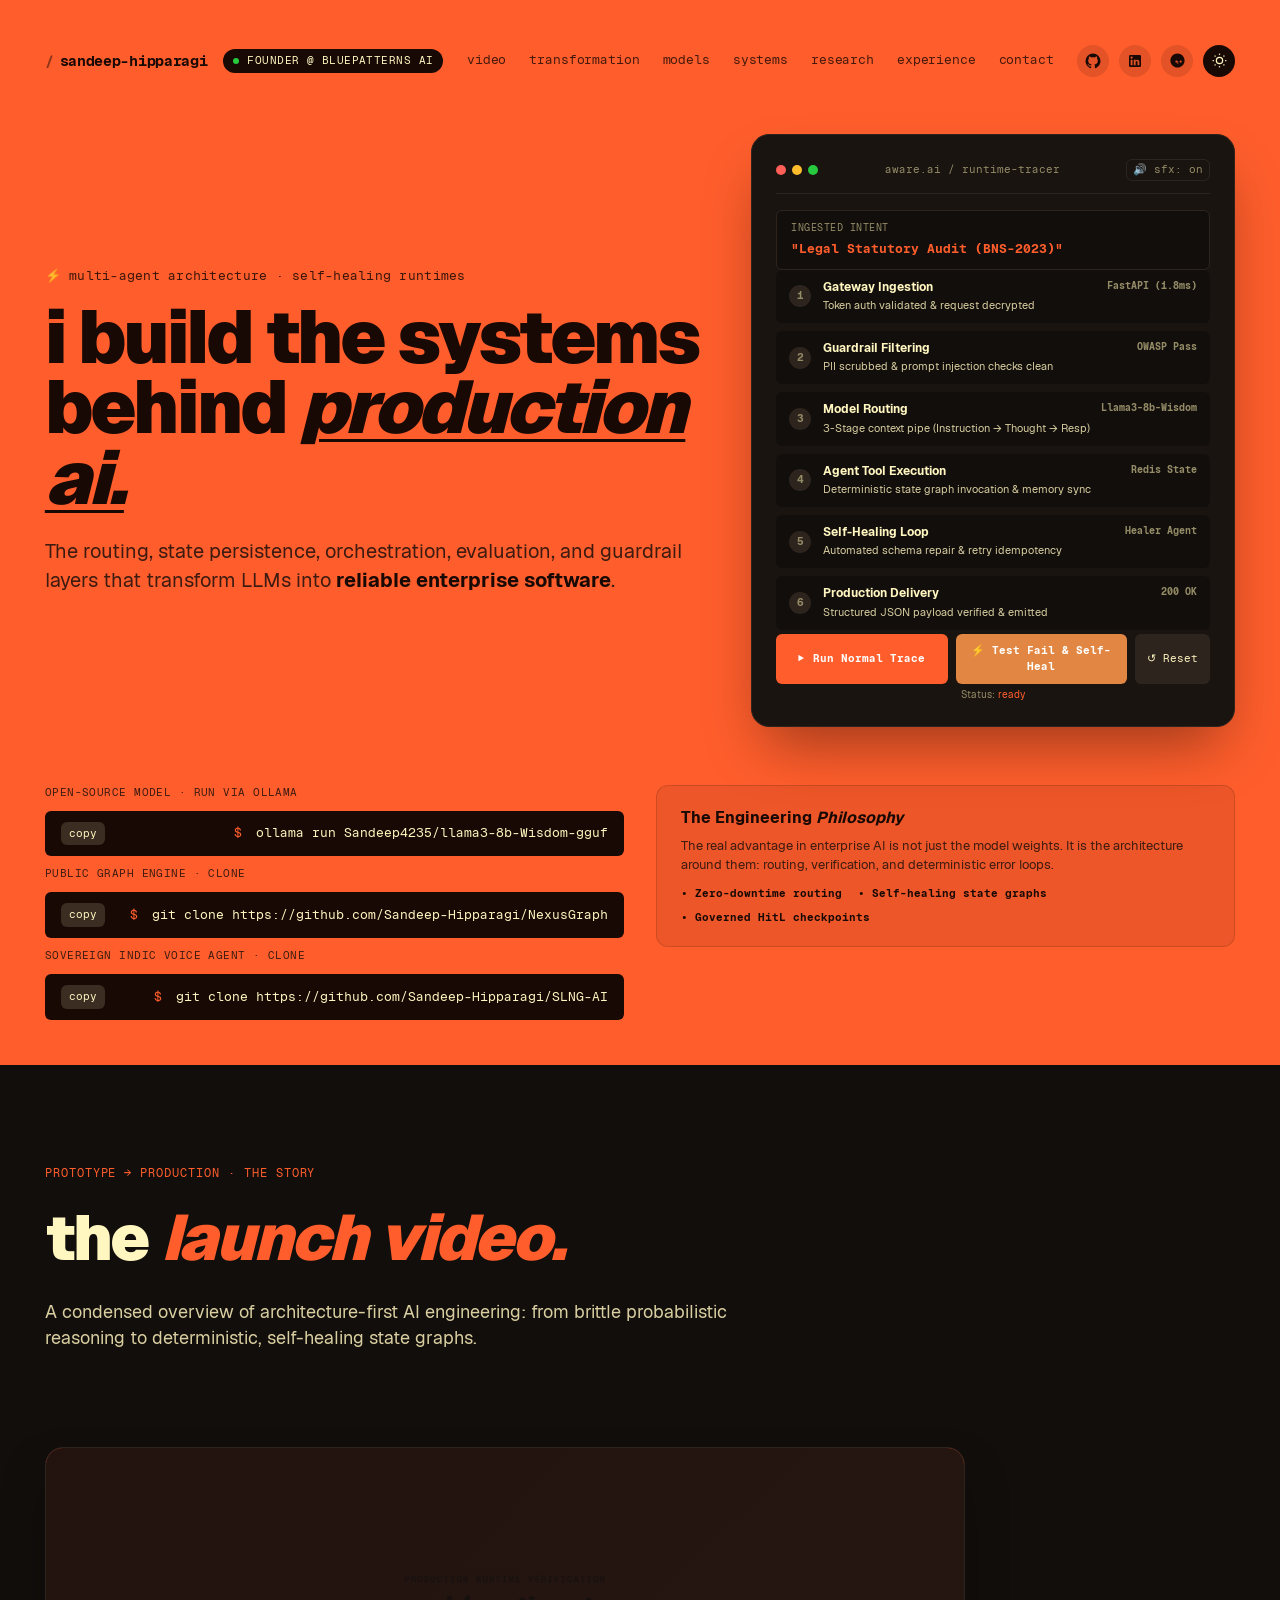
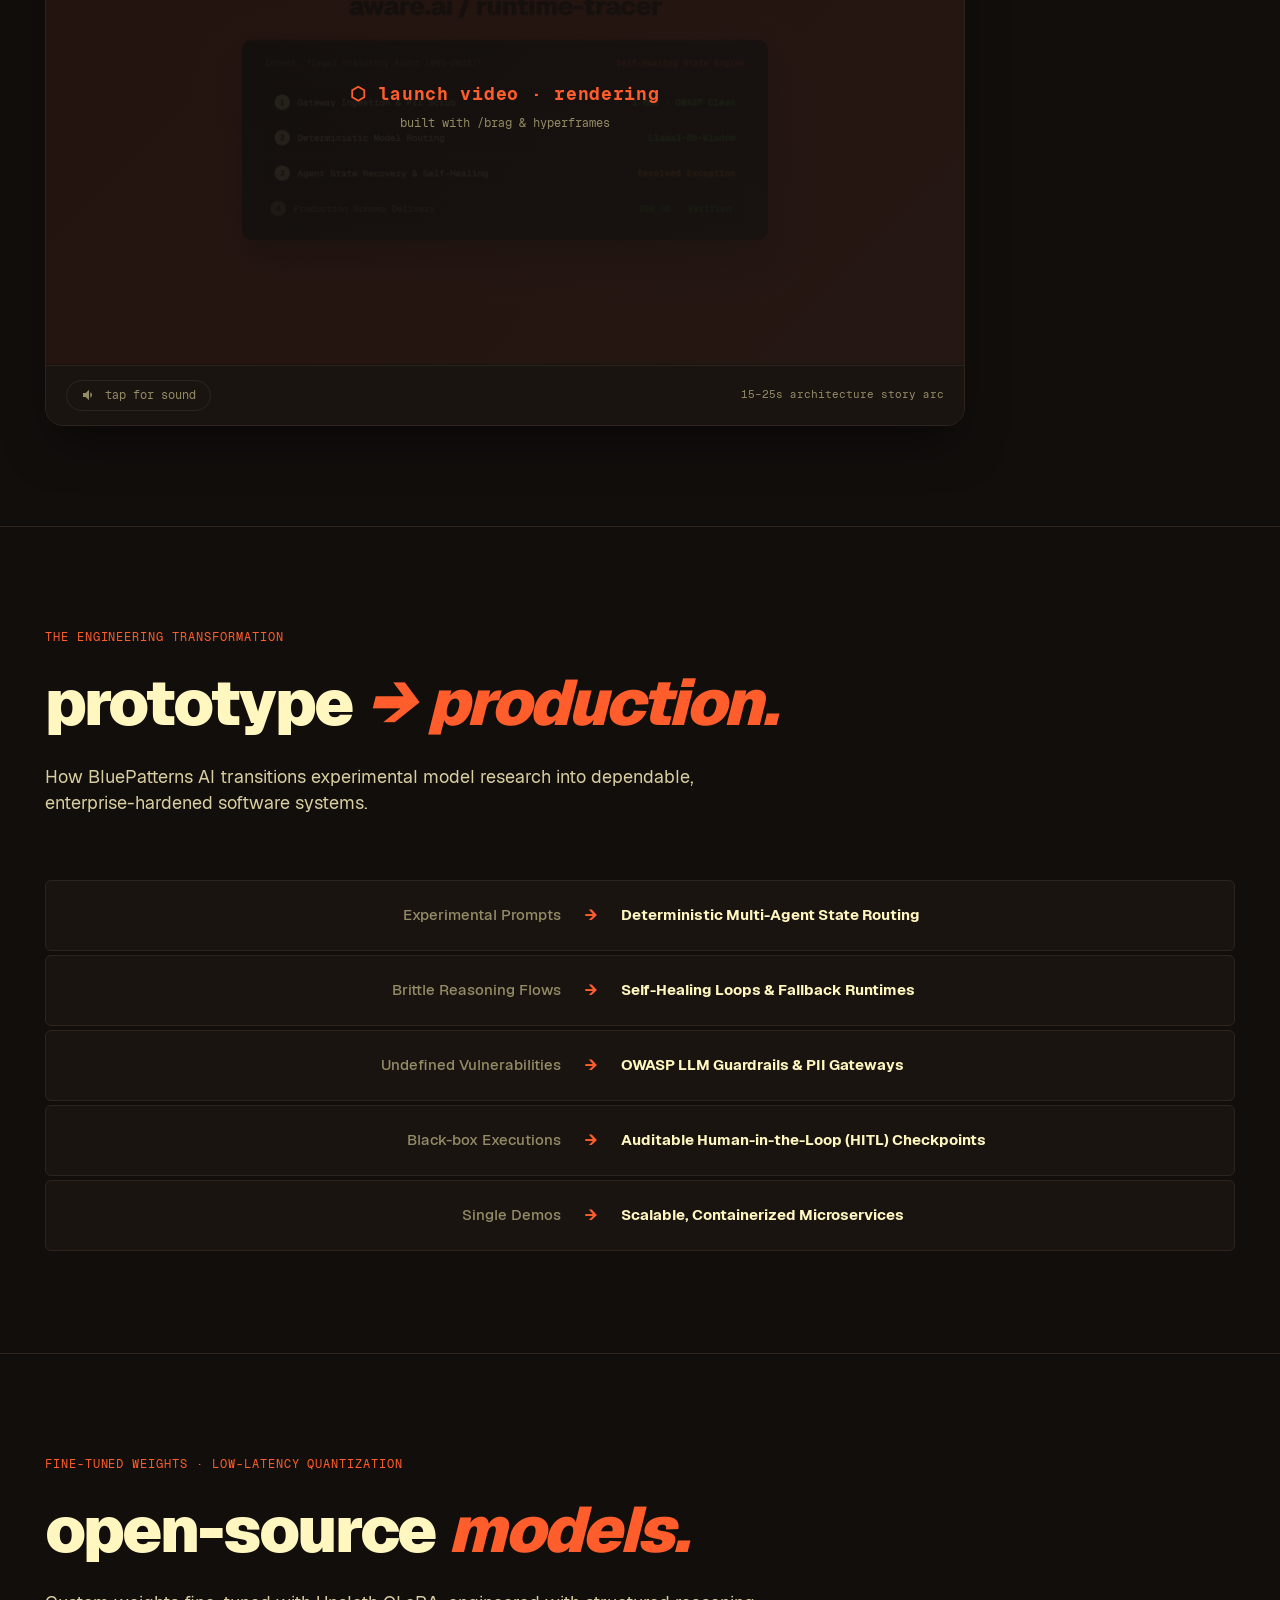
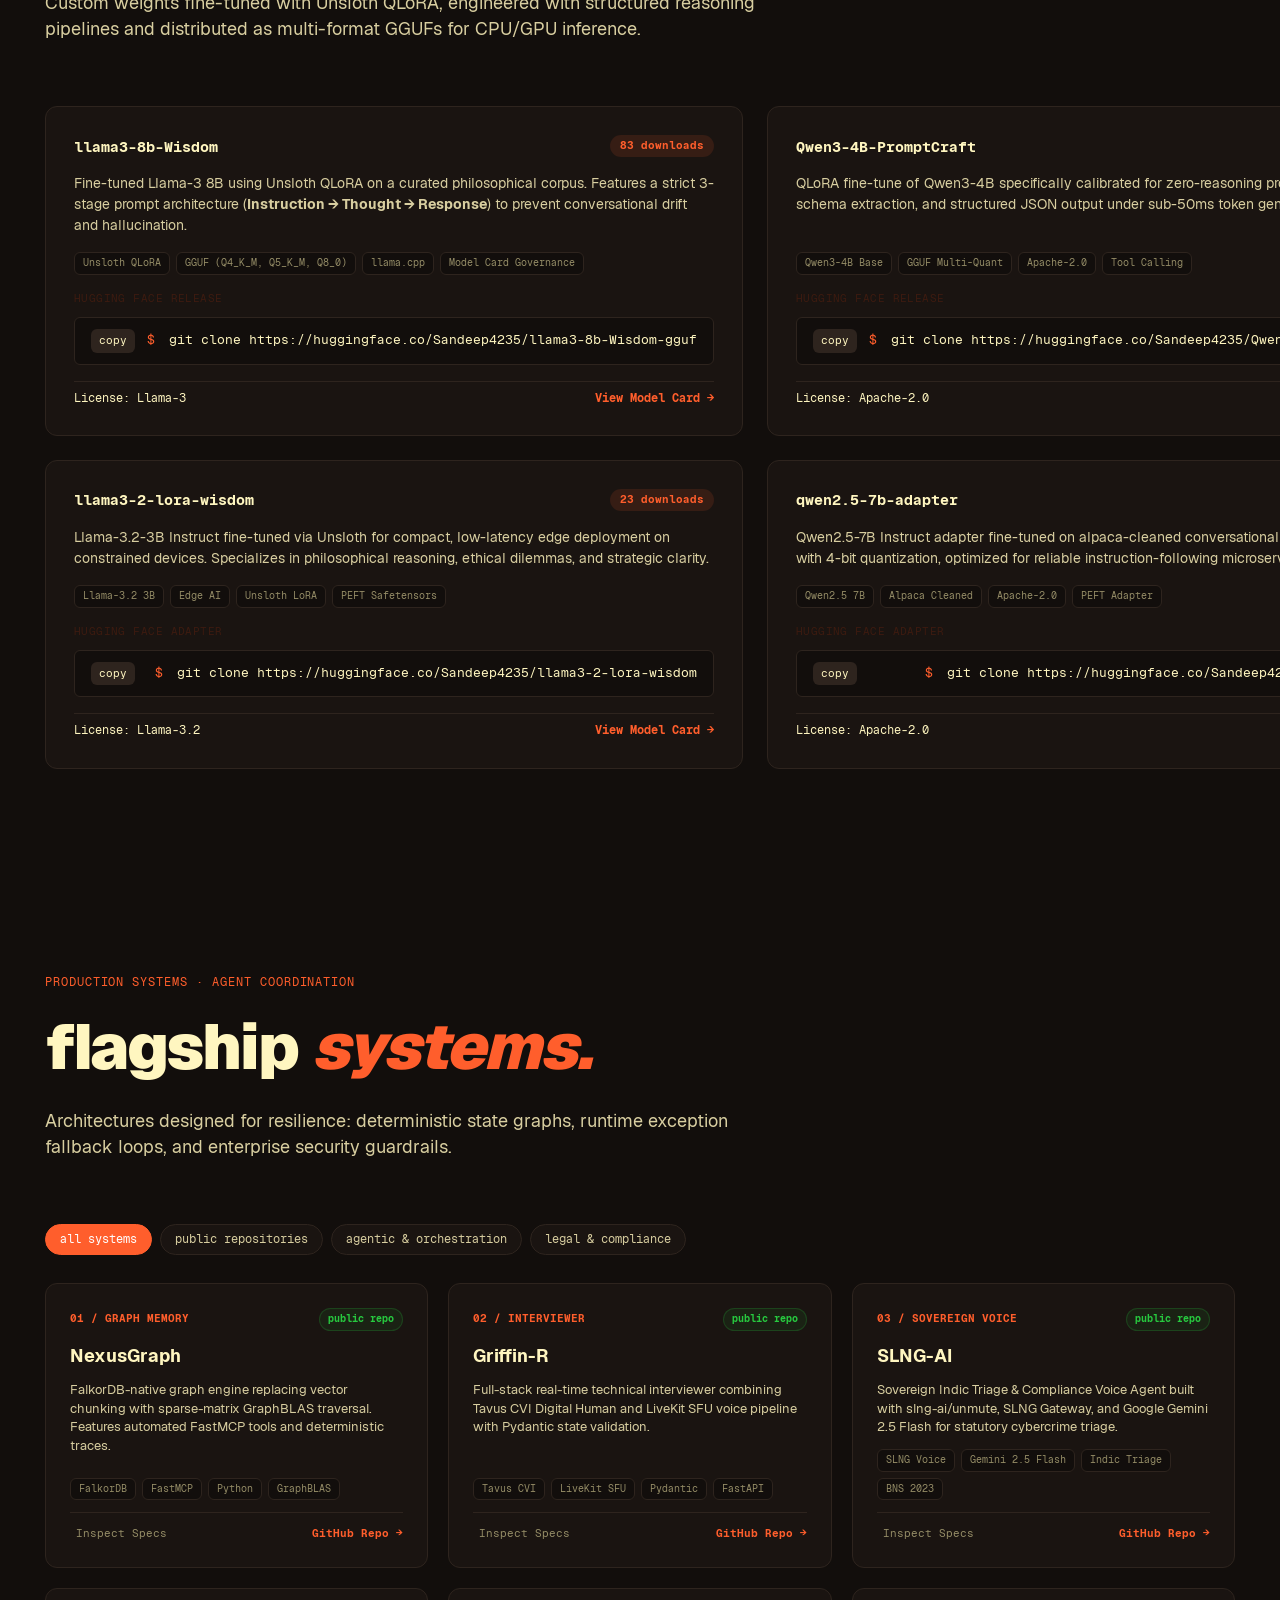
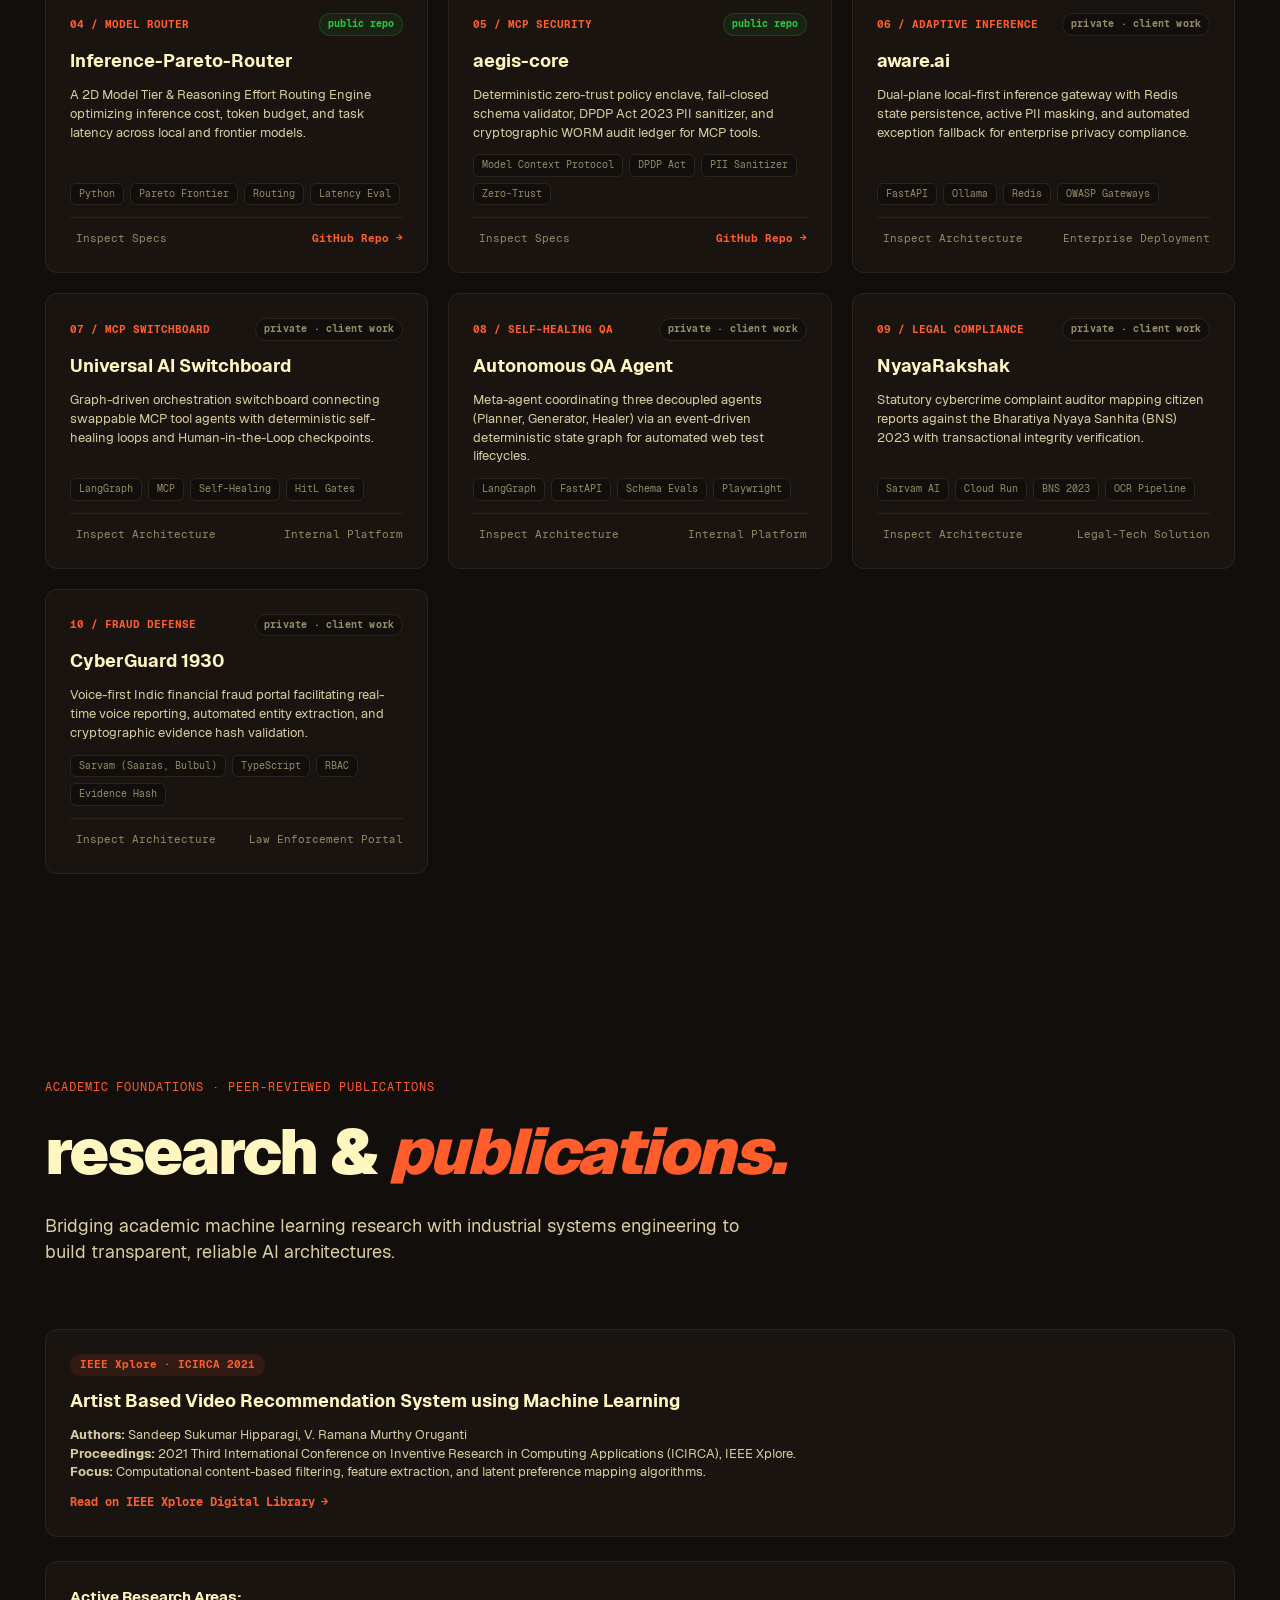
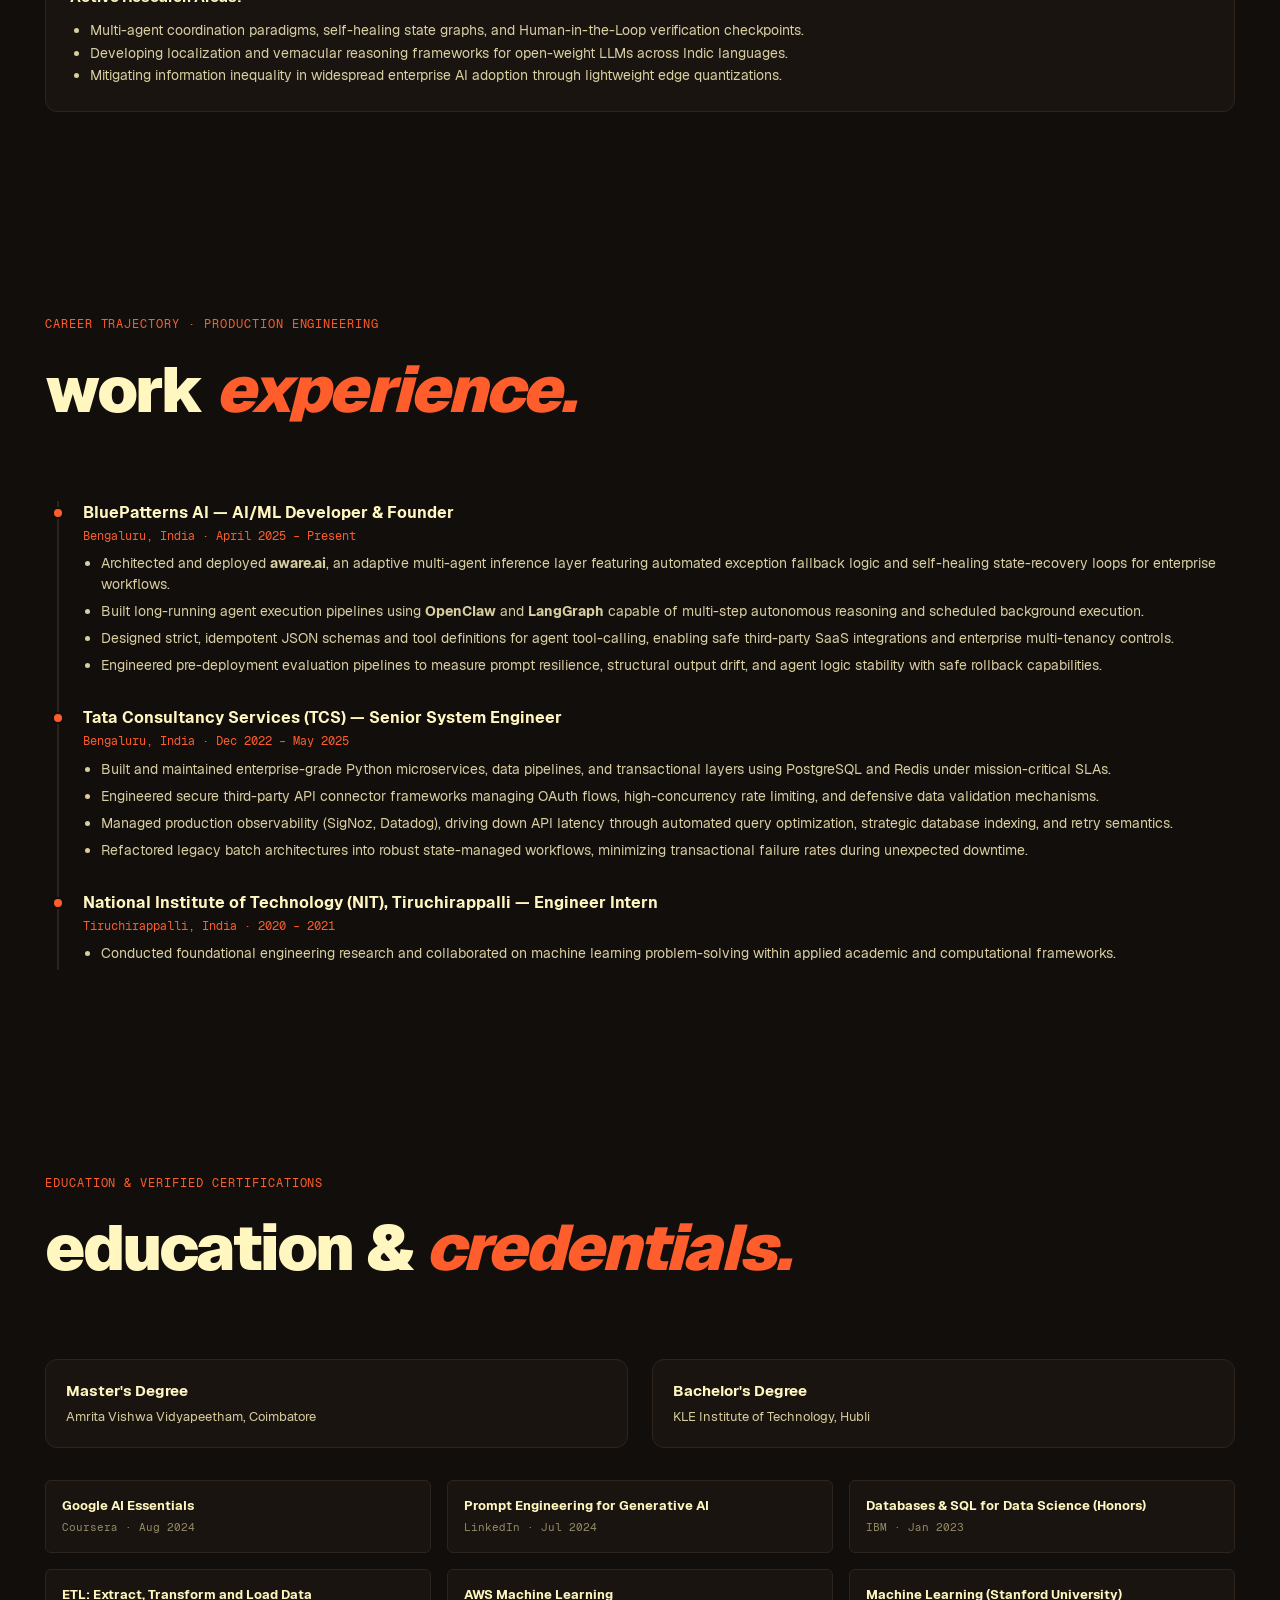
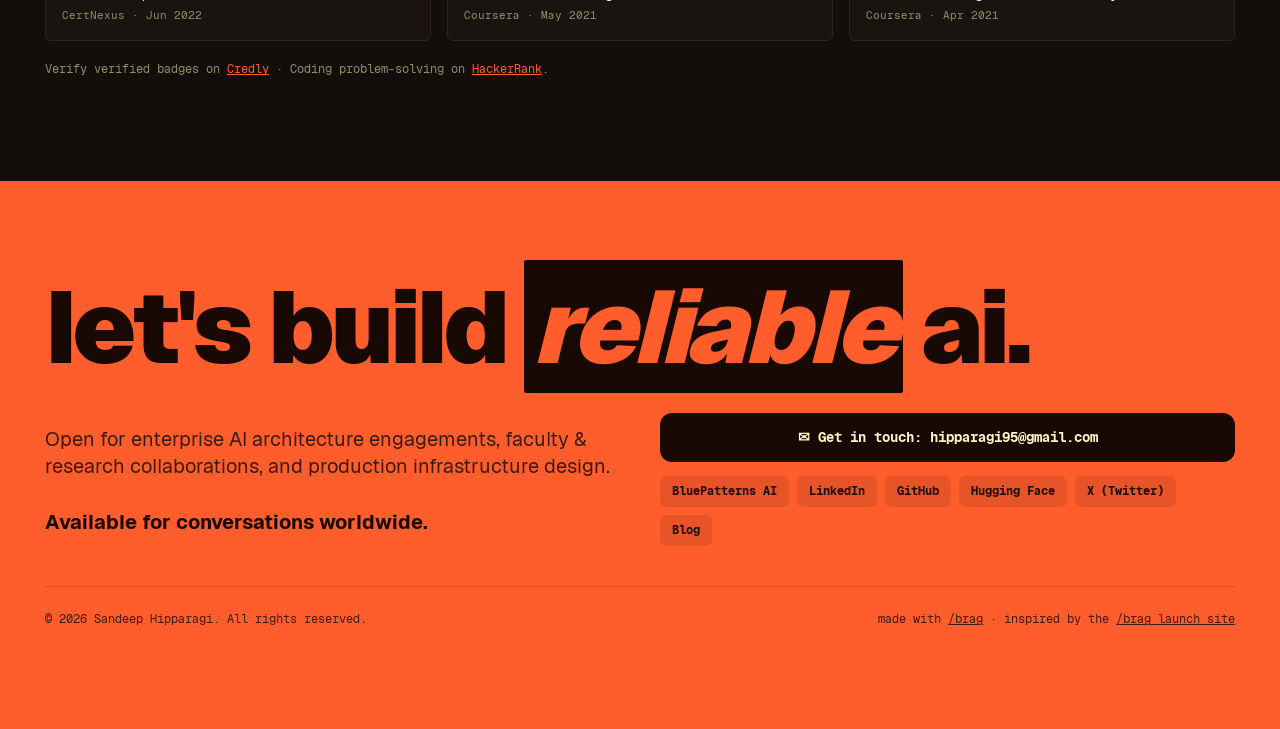
<file: portfolio/index.html>
<!doctype html>
<html lang="en">
<head>
  <meta charset="utf-8" />
  <meta http-equiv="refresh" content="0; url=../" />
  <title>Sandeep Hipparagi — redirecting…</title>
  <link rel="canonical" href="https://sandeep-hipparagi.github.io/Sandeep-Hipparagi/" />
  <script>window.location.replace('../');</script>
</head>
<body style="background:#120e0c;color:#fff6c0;font-family:sans-serif;display:flex;justify-content:center;align-items:center;height:100vh;margin:0;">
  <p>Redirecting to <a href="../" style="color:#ff5e2c;">Sandeep Hipparagi's Portfolio</a>…</p>
</body>
</html>
</file>
